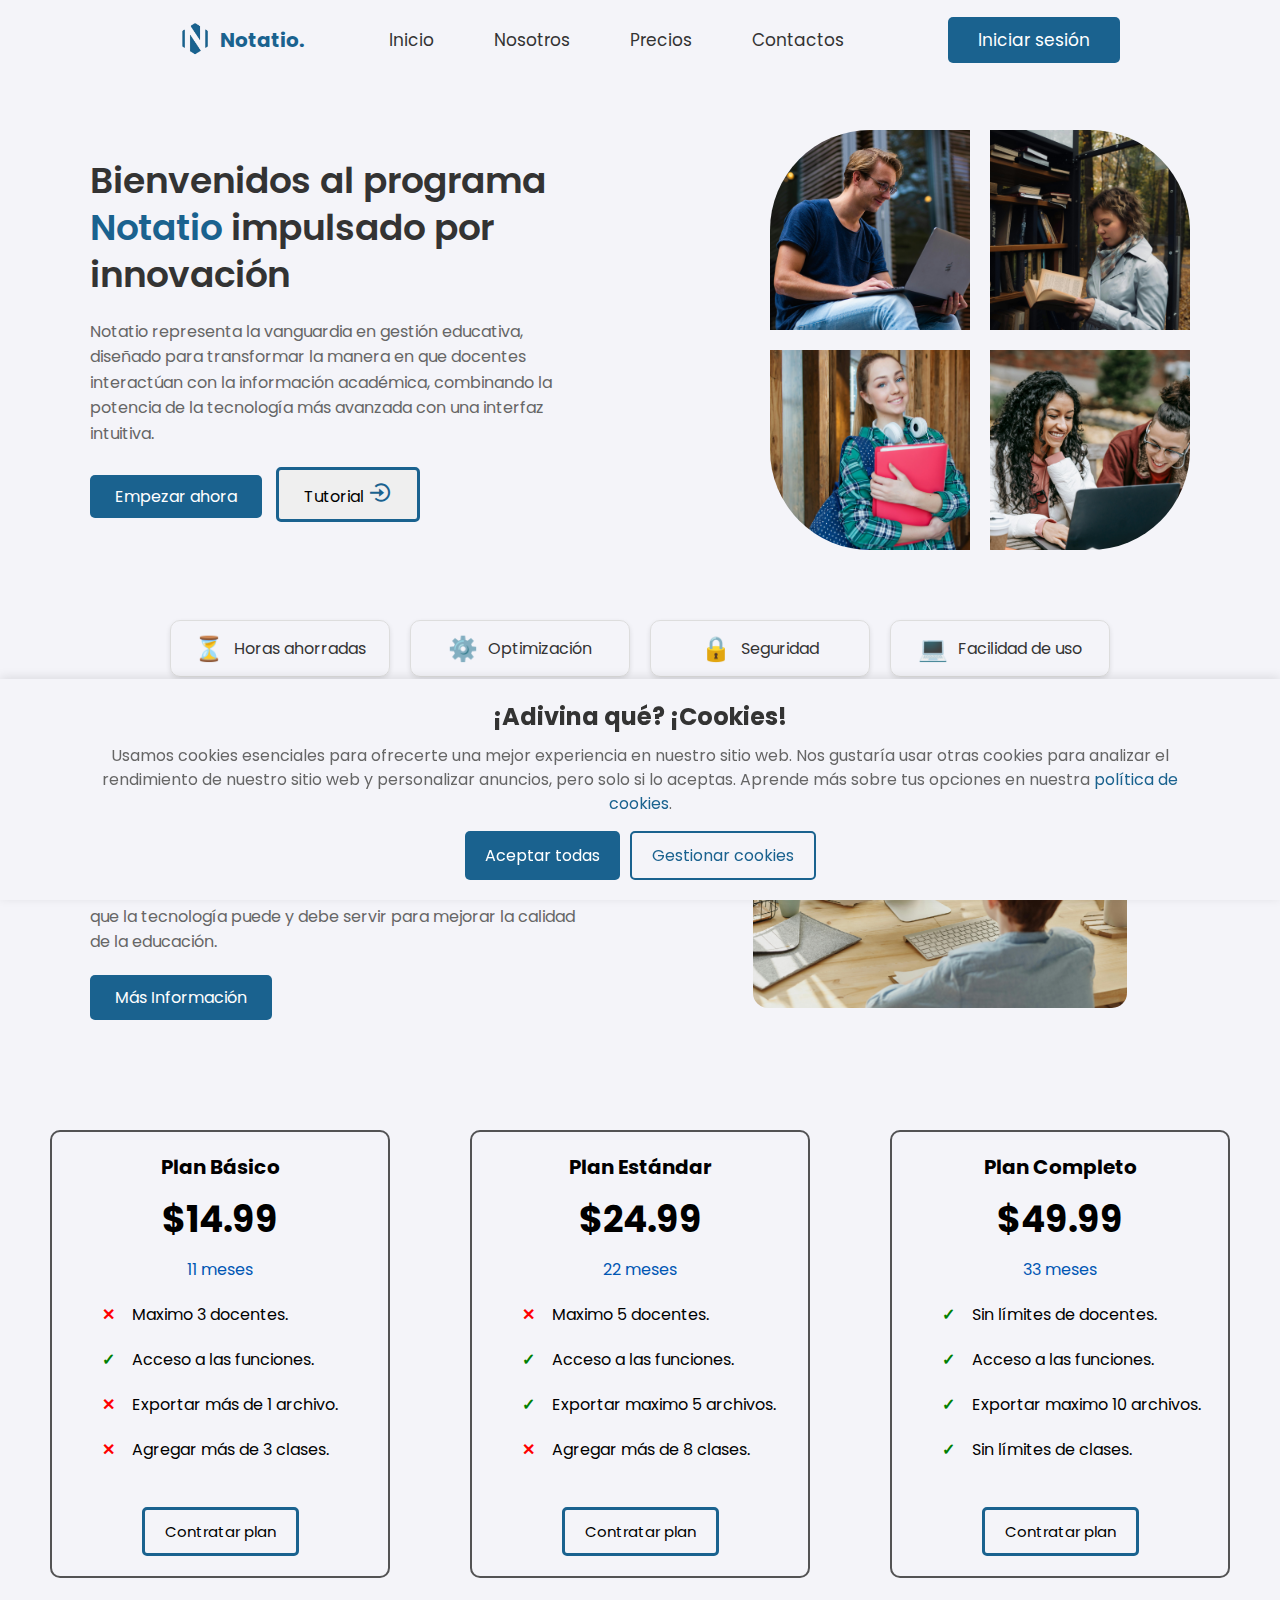
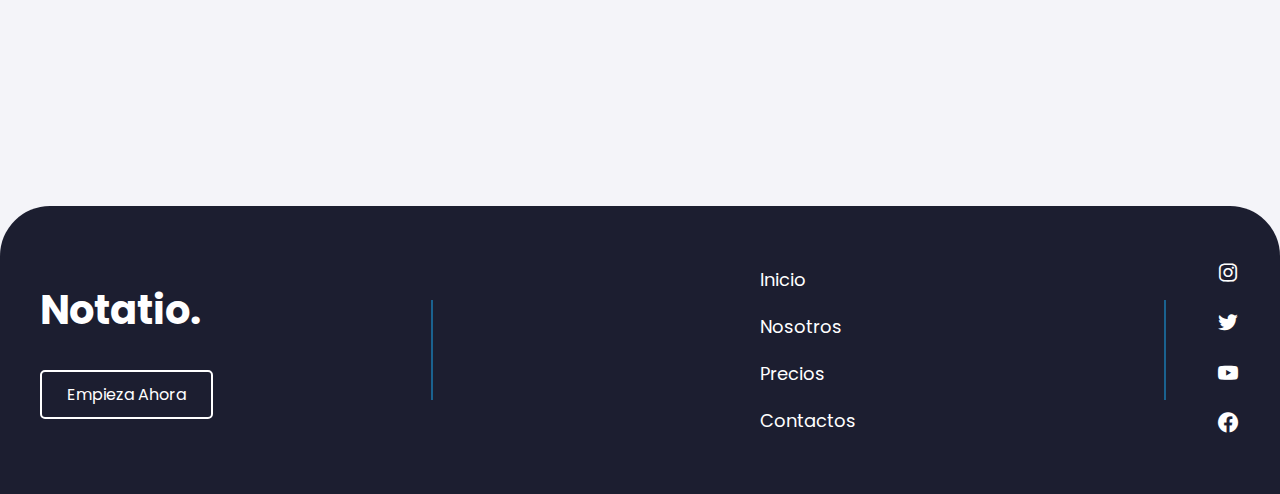
<file: Index.html>
<!DOCTYPE html>
<html lang="es">

<head>
    <meta charset="UTF-8">
    <meta name="viewport" content="width=device-width, initial-scale=1.0">
    <title>Notatio</title>
    <link href='https://unpkg.com/boxicons@2.1.4/css/boxicons.min.css' rel='stylesheet'>
    <link rel="icon" type="image/png" href="Assets/images/Notatio_logo.jpg">
    <link rel="stylesheet" href="Styles/landing-page.css">
</head>

<body>

    <header>
        <a href="Index.html" class="notatio">
            <img src="Assets/images/Notatio_fondo.png" alt="Logo" class="logo">
            Notatio.
        </a>
        <nav>
            <ul>
                <li><a href="Index.html">Inicio</a></li>
                <li><a href="#about-section">Nosotros</a></li>
                <li><a href="#prices-section">Precios</a></li>
                <li><a href="#contacts">Contactos</a></li>
            </ul>
        </nav>
        <a href="teacher-login-form.html" class="Login">Iniciar sesión</a>
    </header>

    <section class="content-section">
        <div class="text-content">
            <h1>Bienvenidos al programa <span>Notatio</span> impulsado por innovación</h1>
            <p>Notatio representa la vanguardia en gestión educativa, diseñado para transformar la manera en que
                docentes interactúan con la información académica, combinando la potencia
                de la tecnología más avanzada con una interfaz intuitiva.</p>
            <a href="teacher-register-form.html" class="btn">Empezar ahora</a>
            <button class="ntb" id="tutorialButton">
                Tutorial <i class='bx bx-log-in-circle bx-flip-vertical' style='color:#1a628f; font-size: 24px;'></i>
            </button>

            <div id="videoModal" class="modal">
                <div class="modal-content">
                    <span class="close" id="closeModal">&times;</span>
                    <h2>Tutorial <span>Notatio</span></h2>
                    <iframe width="560" height="315" src="https://www.youtube.com/embed/dQw4w9WgXcQ" frameborder="0"
                        allow="accelerometer; autoplay; clipboard-write; encrypted-media; gyroscope; picture-in-picture"
                        allowfullscreen>
                    </iframe>
                </div>
            </div>
        </div>
        <div class="image-grid">
            <div class="image image-1">
                <img src="Assets/images/pexels-buro-millennial-636760-1438081.jpg" alt="">
            </div>
            <div class="image image-2">
                <img src="Assets/images/pexels-instasky-28867629.jpg" alt="">
            </div>
            <div class="image image-3">
                <img src="Assets/images/pexels-anastasiya-gepp-654466-1462630.jpg" alt="">
            </div>
            <div class="image image-4">
                <img src="Assets/images/pexels-keira-burton-6147053.jpg" alt="">
            </div>
        </div>
    </section>

    <section class="features-section">
        <div class="feature">
            <div class="icon">⏳</div>
            <p>Horas ahorradas</p>
        </div>
        <div class="feature">
            <div class="icon">⚙️</div>
            <p>Optimización</p>
        </div>
        <div class="feature">
            <div class="icon">🔒</div>
            <p>Seguridad</p>
        </div>
        <div class="feature">
            <div class="icon">💻</div>
            <p>Facilidad de uso</p>
        </div>
    </section>

    <section class="about-section" id="about-section">
        <div class="text-content">
            <h2>Sobre <span>Nosotros:</span></h2>
            <p>En Notatio, somos un equipo apasionado de educadores, desarrolladores y visionarios unidos por un
                objetivo común: revolucionar la gestión educativa. Nacimos de la convicción de que la tecnología puede y
                debe servir para mejorar la calidad de la educación.</p>
            <a href="about-notatio.html">
                <button class="btn">Más Información</button>
            </a>

        </div>
        <div class="image-container">
            <img src="Assets/images/Imagen_nosotros.jpg" alt="Nosotros">
        </div>
    </section>

    <div class="plan-container" id="prices-section">
        <div class="plan-card">
            <h3>Plan Básico</h3>
            <p class="price">$14.99</p>
            <p id="blur">11 meses</p>
            <ul>
                <li class="wrong">Maximo 3 docentes.</li>
                <li class="correct">Acceso a las funciones.</li>
                <li class="wrong">Exportar más de 1 archivo.</li>
                <li class="wrong">Agregar más de 3 clases.</li>
            </ul>
            <button class="plan">Contratar plan</button>
        </div>

        <div class="plan-card">
            <h3>Plan Estándar</h3>
            <p class="price">$24.99</p>
            <p id="blur">22 meses</p>
            <ul>
                <li class="wrong">Maximo 5 docentes.</li>
                <li class="correct">Acceso a las funciones.</li>
                <li class="correct">Exportar maximo 5 archivos.</li>
                <li class="wrong">Agregar más de 8 clases.</li>
            </ul>
            <button class="plan">Contratar plan</button>
        </div>

        <div class="plan-card">
            <h3>Plan Completo</h3>
            <p class="price">$49.99</p>
            <p id="blur">33 meses</p>
            <ul>
                <li class="correct">Sin límites de docentes.</li>
                <li class="correct">Acceso a las funciones.</li>
                <li class="correct">Exportar maximo 10 archivos.</li>
                <li class="correct">Sin límites de clases.</li>
            </ul>
            <button class="plan">Contratar plan</button>
        </div>
    </div>

    <!-- Banner de Cookies -->
    <div id="cookie-banner" class="cookie-banner">
        <div class="cookie-content">
            <h3>¡Adivina qué? ¡Cookies!</h3>
            <p>Usamos cookies esenciales para ofrecerte una mejor experiencia en nuestro sitio web. Nos gustaría usar
                otras cookies para analizar el rendimiento de nuestro sitio web y personalizar anuncios, pero solo si lo
                aceptas. Aprende más sobre tus opciones en nuestra <a href="#">política de cookies</a>.</p>
            <div class="cookie-buttons">
                <button id="accept-all" class="cookie-btn">Aceptar todas</button>
                <button id="manage-cookies" class="cookie-btn manage">Gestionar cookies</button>
            </div>
        </div>
    </div>

    <!-- foooter -->
    <footer id="contacts">
        <div class="footer-container">
            <div class="footer-left">
                <div class="logo">Notatio.</div>
                <button class="contact-btn">Empieza Ahora</button>
            </div>
            <div class="line-separator"></div>
            <div class="footer-center">
                <ul>
                    <li><a href="#">Inicio</a></li>
                    <li><a href="#">Nosotros</a></li>
                    <li><a href="#">Precios</a></li>
                    <li><a href="#">Contactos</a></li>
                </ul>
            </div>
            <div class="footer-right">
                <div class="line-separator"></div>
                <div class="social-icons">
                    <a href="#"><i class='bx bxl-instagram'></i></a>
                    <a href="#"><i class='bx bxl-twitter'></i></a>
                    <a href="#"><i class='bx bxl-youtube'></i></a>
                    <a href="#"><i class='bx bxl-facebook-circle'></i></a>
                </div>
            </div>
        </div>
        <div class="footer-wave"></div>
    </footer>

    <script src="Scripts/landing-page-scritpt.js"></script>

</body>

</html>
</file>
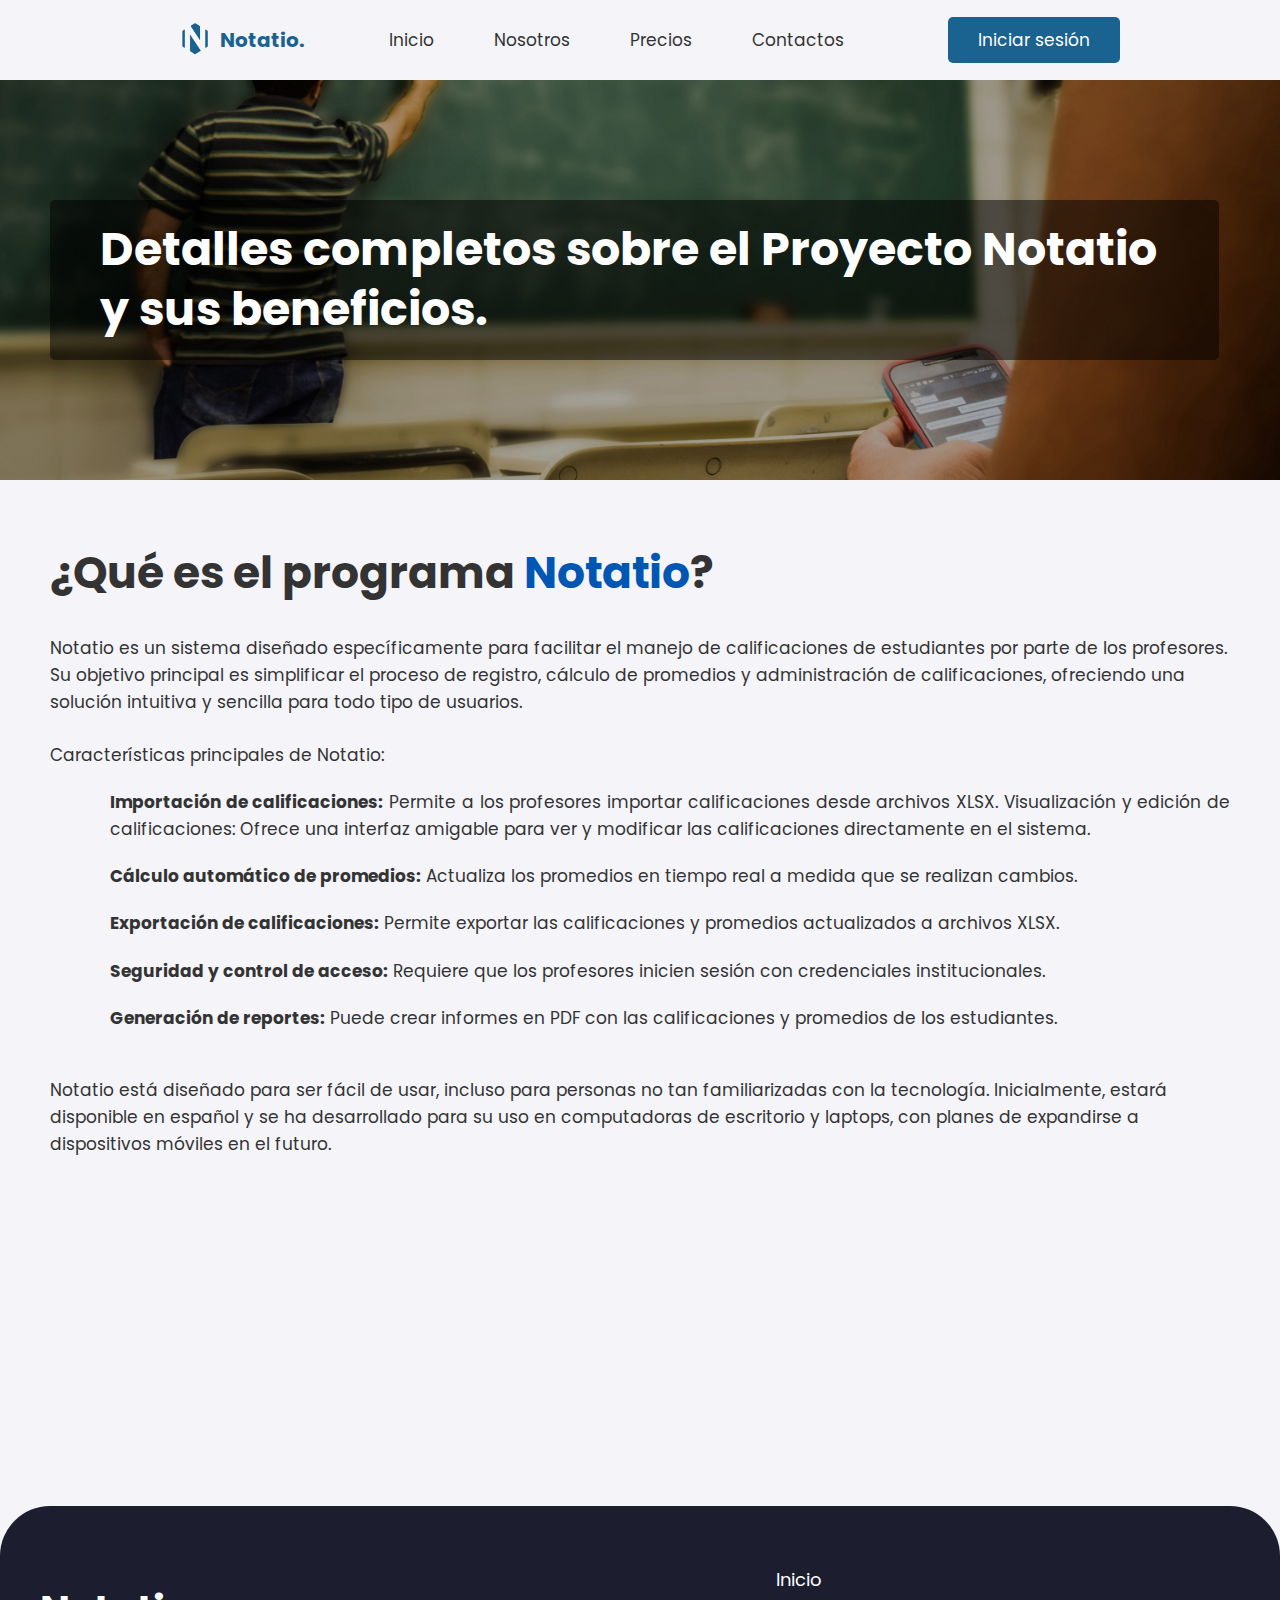
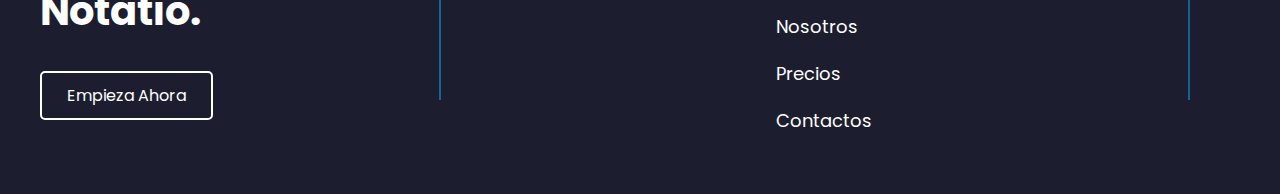
<file: about-notatio.html>
<!DOCTYPE html>
<html lang="es">

<head>
    <meta charset="UTF-8">
    <meta name="viewport" content="width=device-width, initial-scale=1.0">
    <title>Notatio. | Sobre el proyecto</title>
    <link rel="stylesheet" href="Styles/landing-page.css">
</head>

<body>
    <header>
        <a href="Index.html" class="notatio">
            <img src="Assets/images/Notatio_fondo.png" alt="Logo" class="logo">
            Notatio.
        </a>
        <nav>
            <ul>
                <li><a href="Index.html">Inicio</a></li>
                <li><a href="index.html#about-section">Nosotros</a></li>
                <li><a href="index.html#prices-section">Precios</a></li>
                <li><a href="index.html#contacts">Contactos</a></li>
            </ul>
        </nav>
        <button class="Login">Iniciar sesión</button>
    </header>

    <section class="project-details">
        <div class="overlay">
            <h1>Detalles completos sobre el Proyecto Notatio y sus beneficios.</h1>
        </div>
    </section>

    <div class="mover">
        <h1 class="titulo">¿Qué es el programa <span class="resaltado">Notatio</span>?</h1>
        <p class="parrafo">Notatio es un sistema diseñado específicamente para facilitar el manejo de calificaciones de
            estudiantes por parte de los profesores. Su objetivo principal es simplificar el proceso de registro,
            cálculo de promedios y administración de calificaciones, ofreciendo una solución intuitiva y sencilla para
            todo tipo de usuarios.</p>
        <br>
        <p class="parrafo">
            Características principales de Notatio:
        <ul>
            <li class="parrafo">
                <b>Importación de calificaciones:</b> Permite a los profesores importar calificaciones desde archivos
                XLSX.
                Visualización y edición de calificaciones: Ofrece una interfaz amigable para ver y modificar las
                calificaciones directamente en el sistema.
            </li>
            <li class="parrafo">
                <b>Cálculo automático de promedios:</b> Actualiza los promedios en tiempo real a medida que se realizan
                cambios.
            </li>
            <li class="parrafo">
                <b>Exportación de calificaciones:</b> Permite exportar las calificaciones y promedios actualizados a
                archivos
                XLSX.
            </li>

            <li class="parrafo">
                <b>Seguridad y control de acceso:</b> Requiere que los profesores inicien sesión con credenciales
                institucionales.
            </li>
            <li class="parrafo">
                <b>Generación de reportes:</b> Puede crear informes en PDF con las calificaciones y promedios de los
                estudiantes.
            </li>
        </ul>
        <br>
        <p class="parrafo">
            Notatio está diseñado para ser fácil de usar, incluso para personas no tan familiarizadas con la tecnología.
            Inicialmente, estará disponible en español y se ha desarrollado para su uso en computadoras de escritorio y
            laptops, con planes de expandirse a dispositivos móviles en el futuro.
        </p>
        </p>

    </div>

    <footer class="about-us-footer">
        <div class="footer-container">
            <div class="footer-left">
                <div class="logo">Notatio.</div>
                <button class="contact-btn">Empieza Ahora</button>
            </div>
            <div class="line-separator"></div>
            <div class="footer-center">
                <ul>
                    <li><a href="#">Inicio</a></li>
                    <li><a href="#">Nosotros</a></li>
                    <li><a href="#">Precios</a></li>
                    <li><a href="#">Contactos</a></li>
                </ul>
            </div>
            <div class="footer-right">
                <div class="line-separator"></div>
                <div class="social-icons">
                    <a href="#"><i class='bx bxl-instagram'></i></a>
                    <a href="#"><i class='bx bxl-twitter'></i></a>
                    <a href="#"><i class='bx bxl-youtube'></i></a>
                    <a href="#"><i class='bx bxl-facebook-circle'></i></a>
                </div>
            </div>
        </div>
        <div class="footer-wave"></div>
    </footer>

</body>

</html>
</file>
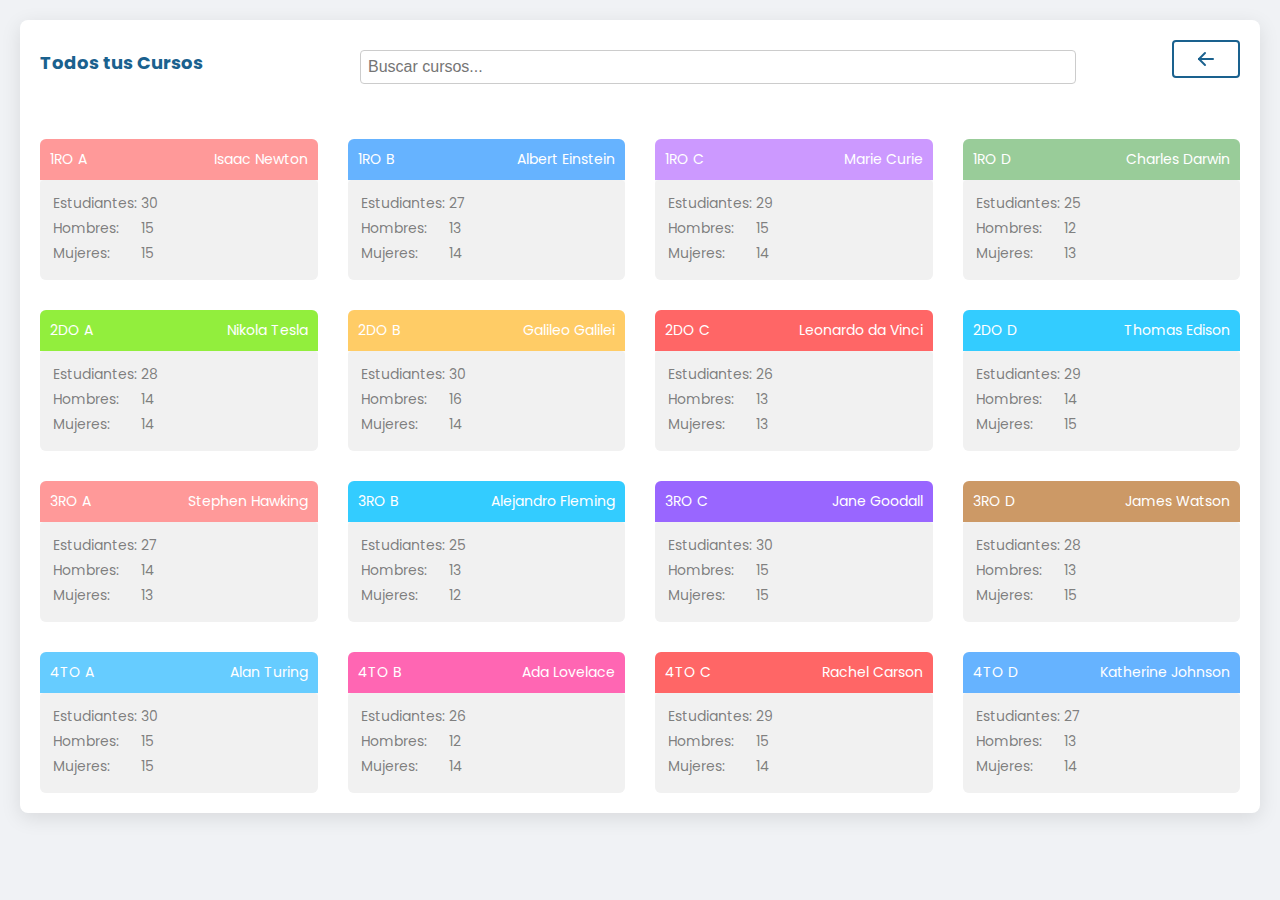
<file: all-classes.html>
<!DOCTYPE html>
<html lang="es">

<head>
    <meta charset="UTF-8">
    <meta name="viewport" content="width=device-width, initial-scale=1.0">
    <title>Todos tus Cursos</title>
    <link rel="stylesheet" href="Styles/all-classes.css">
</head>

<body>
    <div class="container">
        <div class="header">
            <h1>Todos tus Cursos</h1>
            <hr class="section-divider">
            <a href="dashboard.html"><input type="image" src="Assets/icons/left-arrow.svg" class="back-button"></a>
        </div>

        <div class="search-container">
            <input type="text" id="searchBar" class="search-bar" placeholder="Buscar cursos...">
        </div>

        <div class="courses-grid" id="coursesGrid">
            <a href="">
                <div class="course-card">
                    <div class="course-header color-1ro-a">
                        <span>1RO A</span>
                        <span>Isaac Newton</span>
                    </div>
                    <div class="course-content">
                        <table class="course-table">
                            <tr>
                                <td>Estudiantes:</td>
                                <td>30</td>
                            </tr>
                            <tr>
                                <td>Hombres:</td>
                                <td>15</td>
                            </tr>
                            <tr>
                                <td>Mujeres:</td>
                                <td>15</td>
                            </tr>
                        </table>
                    </div>
                </div>
            </a>
            <div class="course-card">
                <div class="course-header color-1ro-b">
                    <span>1RO B</span>
                    <span>Albert Einstein</span>
                </div>
                <div class="course-content">
                    <table class="course-table">
                        <tr>
                            <td>Estudiantes:</td>
                            <td>27</td>
                        </tr>
                        <tr>
                            <td>Hombres:</td>
                            <td>13</td>
                        </tr>
                        <tr>
                            <td>Mujeres:</td>
                            <td>14</td>
                        </tr>
                    </table>
                </div>
            </div>
            <div class="course-card">
                <div class="course-header color-1ro-c">
                    <span>1RO C</span>
                    <span>Marie Curie</span>
                </div>
                <div class="course-content">
                    <table class="course-table">
                        <tr>
                            <td>Estudiantes:</td>
                            <td>29</td>
                        </tr>
                        <tr>
                            <td>Hombres:</td>
                            <td>15</td>
                        </tr>
                        <tr>
                            <td>Mujeres:</td>
                            <td>14</td>
                        </tr>
                    </table>
                </div>
            </div>
            <div class="course-card">
                <div class="course-header color-2do-c">
                    <span>1RO D</span>
                    <span>Charles Darwin</span>
                </div>
                <a href="Panel_de_control.html">
                    <div class="course-content">
                </a>
                <table class="course-table">
                    <tr>
                        <td>Estudiantes:</td>
                        <td>25</td>
                    </tr>
                    <tr>
                        <td>Hombres:</td>
                        <td>12</td>
                    </tr>
                    <tr>
                        <td>Mujeres:</td>
                        <td>13</td>
                    </tr>
                </table>
            </div>
        </div>
        <div class="course-card">
            <div class="course-header color-2do-a">
                <span>2DO A</span>
                <span>Nikola Tesla</span>
            </div>
            <div class="course-content">
                <table class="course-table">
                    <tr>
                        <td>Estudiantes:</td>
                        <td>28</td>
                    </tr>
                    <tr>
                        <td>Hombres:</td>
                        <td>14</td>
                    </tr>
                    <tr>
                        <td>Mujeres:</td>
                        <td>14</td>
                    </tr>
                </table>
            </div>
        </div>
        <div class="course-card">
            <div class="course-header color-2do-b">
                <span>2DO B</span>
                <span>Galileo Galilei</span>
            </div>
            <div class="course-content">
                <table class="course-table">
                    <tr>
                        <td>Estudiantes:</td>
                        <td>30</td>
                    </tr>
                    <tr>
                        <td>Hombres:</td>
                        <td>16</td>
                    </tr>
                    <tr>
                        <td>Mujeres:</td>
                        <td>14</td>
                    </tr>
                </table>
            </div>
        </div>
        <div class="course-card">
            <div class="course-header color-alt-1ro-a">
                <span>2DO C</span>
                <span>Leonardo da Vinci</span>
            </div>
            <div class="course-content">
                <table class="course-table">
                    <tr>
                        <td>Estudiantes:</td>
                        <td>26</td>
                    </tr>
                    <tr>
                        <td>Hombres:</td>
                        <td>13</td>
                    </tr>
                    <tr>
                        <td>Mujeres:</td>
                        <td>13</td>
                    </tr>
                </table>
            </div>
        </div>
        <div class="course-card">
            <div class="course-header color-alt-1ro-b">
                <span>2DO D</span>
                <span>Thomas Edison</span>
            </div>
            <div class="course-content">
                <table class="course-table">
                    <tr>
                        <td>Estudiantes:</td>
                        <td>29</td>
                    </tr>
                    <tr>
                        <td>Hombres:</td>
                        <td>14</td>
                    </tr>
                    <tr>
                        <td>Mujeres:</td>
                        <td>15</td>
                    </tr>
                </table>
            </div>
        </div>
        <div class="course-card">
            <div class="course-header color-1ro-a">
                <span>3RO A</span>
                <span>Stephen Hawking</span>
            </div>
            <div class="course-content">
                <table class="course-table">
                    <tr>
                        <td>Estudiantes:</td>
                        <td>27</td>
                    </tr>
                    <tr>
                        <td>Hombres:</td>
                        <td>14</td>
                    </tr>
                    <tr>
                        <td>Mujeres:</td>
                        <td>13</td>
                    </tr>
                </table>
            </div>
        </div>
        <div class="course-card">
            <div class="course-header color-alt-1ro-b">
                <span>3RO B</span>
                <span>Alejandro Fleming</span>
            </div>
            <div class="course-content">
                <table class="course-table">
                    <tr>
                        <td>Estudiantes:</td>
                        <td>25</td>
                    </tr>
                    <tr>
                        <td>Hombres:</td>
                        <td>13</td>
                    </tr>
                    <tr>
                        <td>Mujeres:</td>
                        <td>12</td>
                    </tr>
                </table>
            </div>
        </div>
        <div class="course-card">
            <div class="course-header color-alt-1ro-c">
                <span>3RO C</span>
                <span>Jane Goodall</span>
            </div>
            <div class="course-content">
                <table class="course-table">
                    <tr>
                        <td>Estudiantes:</td>
                        <td>30</td>
                    </tr>
                    <tr>
                        <td>Hombres:</td>
                        <td>15</td>
                    </tr>
                    <tr>
                        <td>Mujeres:</td>
                        <td>15</td>
                    </tr>
                </table>
            </div>
        </div>
        <div class="course-card">
            <div class="course-header color-alt-2do-c">
                <span>3RO D</span>
                <span>James Watson</span>
            </div>
            <div class="course-content">
                <table class="course-table">
                    <tr>
                        <td>Estudiantes:</td>
                        <td>28</td>
                    </tr>
                    <tr>
                        <td>Hombres:</td>
                        <td>13</td>
                    </tr>
                    <tr>
                        <td>Mujeres:</td>
                        <td>15</td>
                    </tr>
                </table>
            </div>
        </div>
        <div class="course-card">
            <div class="course-header color-alt-2do-a">
                <span>4TO A</span>
                <span>Alan Turing</span>
            </div>
            <div class="course-content">
                <table class="course-table">
                    <tr>
                        <td>Estudiantes:</td>
                        <td>30</td>
                    </tr>
                    <tr>
                        <td>Hombres:</td>
                        <td>15</td>
                    </tr>
                    <tr>
                        <td>Mujeres:</td>
                        <td>15</td>
                    </tr>
                </table>
            </div>
        </div>
        <div class="course-card">
            <div class="course-header color-alt-2do-b">
                <span>4TO B</span>
                <span>Ada Lovelace</span>
            </div>
            <div class="course-content">
                <table class="course-table">
                    <tr>
                        <td>Estudiantes:</td>
                        <td>26</td>
                    </tr>
                    <tr>
                        <td>Hombres:</td>
                        <td>12</td>
                    </tr>
                    <tr>
                        <td>Mujeres:</td>
                        <td>14</td>
                    </tr>
                </table>
            </div>
        </div>
        <div class="course-card">
            <div class="course-header color-alt-1ro-a">
                <span>4TO C</span>
                <span>Rachel Carson</span>
            </div>
            <div class="course-content">
                <table class="course-table">
                    <tr>
                        <td>Estudiantes:</td>
                        <td>29</td>
                    </tr>
                    <tr>
                        <td>Hombres:</td>
                        <td>15</td>
                    </tr>
                    <tr>
                        <td>Mujeres:</td>
                        <td>14</td>
                    </tr>
                </table>
            </div>
        </div>
        <div class="course-card">
            <div class="course-header color-1ro-b">
                <span>4TO D</span>
                <span>Katherine Johnson</span>
            </div>
            <div class="course-content">
                <table class="course-table">
                    <tr>
                        <td>Estudiantes:</td>
                        <td>27</td>
                    </tr>
                    <tr>
                        <td>Hombres:</td>
                        <td>13</td>
                    </tr>
                    <tr>
                        <td>Mujeres:</td>
                        <td>14</td>
                    </tr>
                </table>
            </div>
        </div>
    </div>
    </div>

    <script src="Scripts/dashboard.js">
    </script>
</body>

</html>
</file>
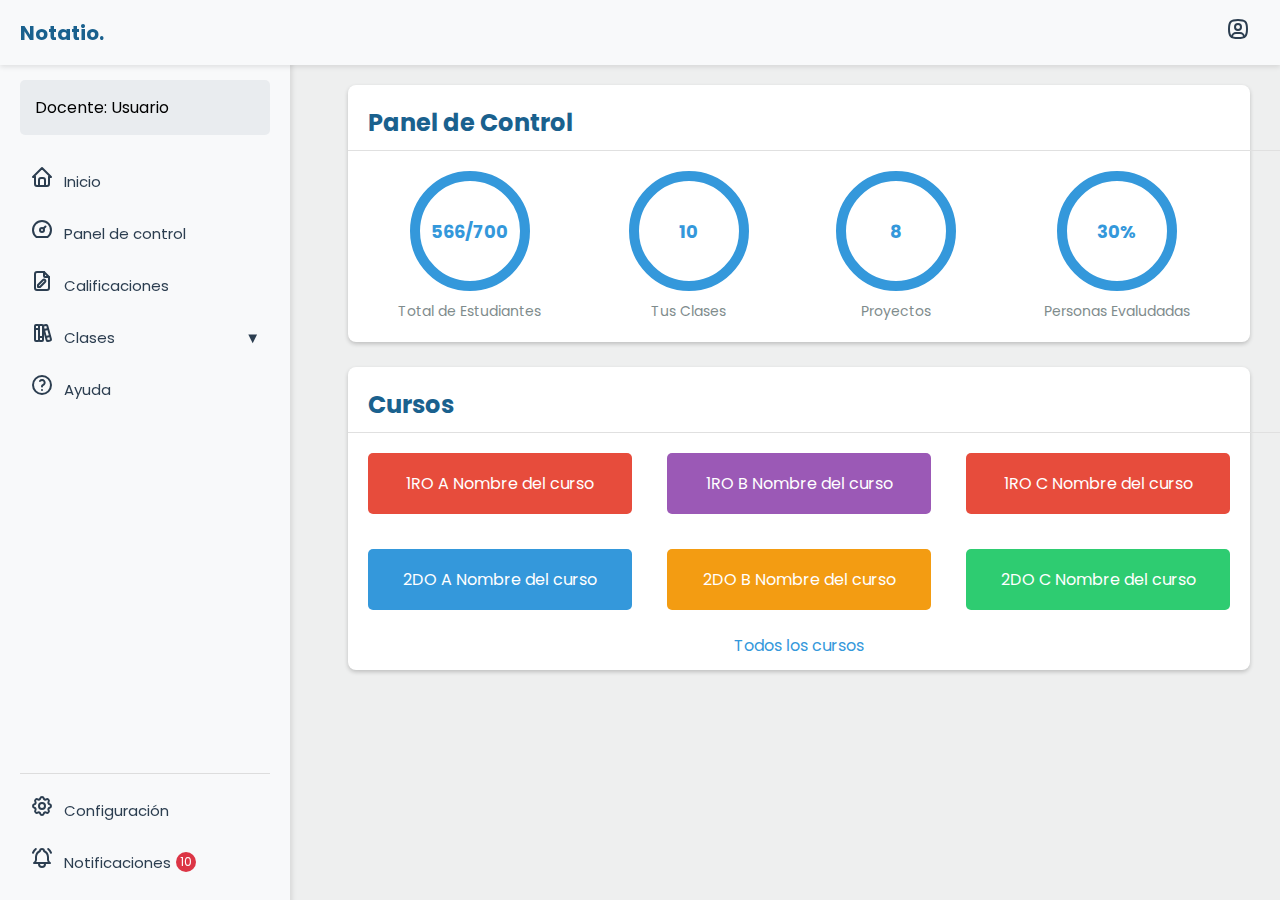
<file: dashboard.html>
<!DOCTYPE html>
<html lang="es">

<head>
    <meta charset="UTF-8">
    <meta name="viewport" content="width=device-width, initial-scale=1.0">
    <title>Notatio. | Dashboard Docente</title>
    <link rel="stylesheet" href="Styles/dashboard.css">
</head>

<body>

    <div class="navbar">
        <div class="logo">
            Notatio.
        </div>
        <div class="avatar">
            <span>
                <img src="Assets/icons/user.svg" alt="" srcset="">
            </span>
        </div>
    </div>

    <div class="sidebar">
        <div class="menu-top">
            <div class="user-info">
                Docente: Usuario
            </div>
            <nav>
                <a href="index-app.html" class="menu-item">
                    <span class="icon"><img src="Assets/icons/home.svg" alt="" srcset="">
                    </span> Inicio
                </a>
                <a href="dashboard.html" class="menu-item">
                    <span class="icon">
                        <img src="Assets/icons/dashboard.svg" alt="" srcset="">
                    </span> Panel de control
                </a>
                <a href="grades-table.html" class="menu-item">
                    <span class="icon">
                        <img src="Assets/icons/grade.svg" alt="" srcset="">
                    </span> Calificaciones
                </a>
                <a href="#" class="menu-item" id="classes-menu">
                    <span class="icon">
                        <img src="Assets/icons/books.svg" alt="" srcset="">
                    </span> Clases
                    <span class="dropdown-icon">▼</span>
                </a>
                <div class="submenu" id="classes-submenu">
                    <a href="#">Inglés 🇬🇧</a>
                    <a href="grades-table.html">Biología 🌿</a>
                    <a href="#">Educación Física 🏀</a>
                </div>
                <a href="help-center.html" class="menu-item">
                    <span class="icon">
                        <img src="Assets/icons/help.svg" alt="" srcset="">
                    </span> Ayuda
                </a>
            </nav>
        </div>

        <div class="bottom-menu">
            <a href="settings.html" class="menu-item">
                <span class="icon">
                    <img src="Assets/icons/settings.svg" alt="" srcset="">
                </span> Configuración
            </a>
            <a href="#" class="menu-item">
                <span class="icon">
                    <img src="Assets/icons/notification.svg" alt="" srcset="">
                </span> Notificaciones
                <span class="badge">10</span>
            </a>
        </div>
    </div>


    <div class="content">
        <div class="dashboard-container">
            <div class="panel-control">
                <h2>Panel de Control</h2>
                <hr class="section-divider">
                <div class="stats">
                    <div class="stat-item1">
                        <div class="stat-circle">566/700</div>
                        <div class="stat-label">Total de Estudiantes</div>
                    </div>
                    <div class="stat-item">
                        <div class="stat-circle">10</div>
                        <div class="stat-label">Tus Clases</div>
                    </div>
                    <div class="stat-item">
                        <div class="stat-circle">8</div>
                        <div class="stat-label">Proyectos</div>
                    </div>
                    <div class="stat-item4">
                        <div class="stat-circle">30%</div>
                        <div class="stat-label">Personas Evaludadas</div>
                    </div>
                </div>
            </div>

            <div class="cursos">
                <h2>Cursos</h2>
                <hr class="section-divider">
                <div class="cursos-grid">
                    <div class="curso curso-1ro">1RO A Nombre del curso</div>
                    <div class="curso curso-1ro-b">1RO B Nombre del curso</div>
                    <div class="curso curso-1ro-c">1RO C Nombre del curso</div>
                    <div class="curso curso-2do">2DO A Nombre del curso</div>
                    <div class="curso curso-2do-b">2DO B Nombre del curso</div>
                    <div class="curso curso-2do-c">2DO C Nombre del curso</div>
                </div>
                <div class="todos-cursos">
                    <a href="all-classes.html">Todos los cursos</a>
                </div>
            </div>
        </div>
    </div>
    </div>

    <script src="Scripts/dashboard.js">
    </script>
</body>

</html>
</file>
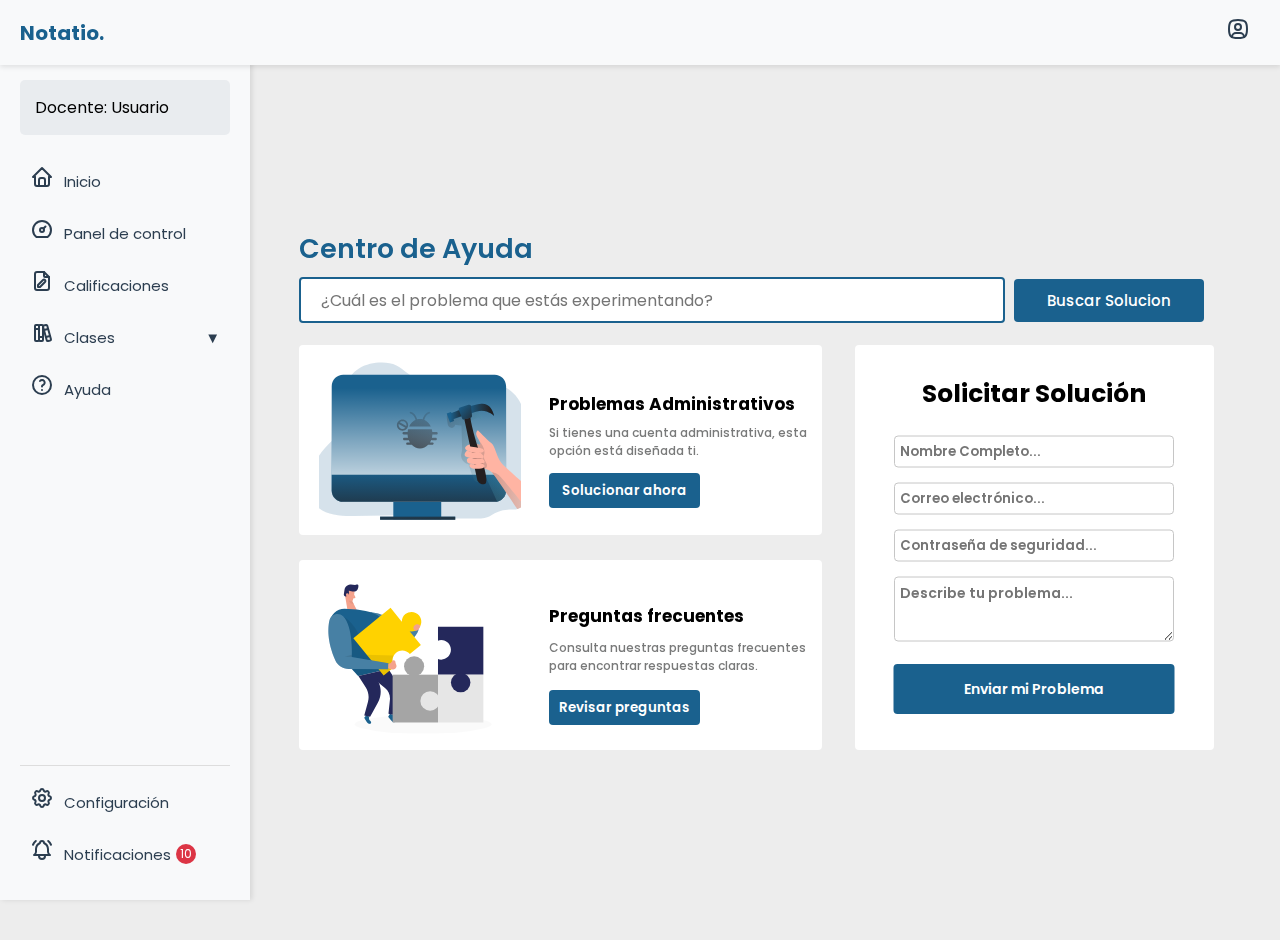
<file: help-center.html>
<!DOCTYPE html>
<html lang="es">

<head>
    <meta charset="UTF-8">
    <meta name="viewport" content="width=device-width, initial-scale=1.0">
    <link rel="stylesheet" href="Styles/help-center.css">
    <title>Notatio. | Centro de ayuda</title>
</head>

<body>
    <!-- Navbar superior -->
    <div class="navbar">
        <div class="logo">
            Notatio.
        </div>
        <div class="avatar">
            <span>
                <img src="Assets/icons/user.svg" alt="" srcset="">
            </span>
        </div>
    </div>
    <!-- Menú lateral -->
    <div class="sidebar">
        <div class="menu-top">
            <div class="user-info">
                Docente: Usuario
            </div>
            <nav>
                <a href="index-app.html" class="menu-item">
                    <span class="icon"><img src="Assets/icons/home.svg" alt="" srcset="">
                    </span> Inicio
                </a>
                <a href="dashboard.html" class="menu-item">
                    <span class="icon">
                        <img src="Assets/icons/dashboard.svg" alt="" srcset="">
                    </span> Panel de control
                </a>
                <a href="grades-table.html" class="menu-item">
                    <span class="icon">
                        <img src="Assets/icons/grade.svg" alt="" srcset="">
                    </span> Calificaciones
                </a>
                <a href="#" class="menu-item" id="classes-menu">
                    <span class="icon">
                        <img src="Assets/icons/books.svg" alt="" srcset="">
                    </span> Clases
                    <span class="dropdown-icon">▼</span>
                </a>
                <div class="submenu" id="classes-submenu">
                    <a href="#">Inglés 🇬🇧</a>
                    <a href="grades-table.html">Biología 🌿</a>
                    <a href="#">Educación Física 🏀</a>
                </div>
                <a href="help-center.html" class="menu-item">
                    <span class="icon">
                        <img src="Assets/icons/help.svg" alt="" srcset="">
                    </span> Ayuda
                </a>
            </nav>
        </div>

        <div class="bottom-menu">
            <a href="settings.html" class="menu-item">
                <span class="icon">
                    <img src="Assets/icons/settings.svg" alt="" srcset="">
                </span> Configuración
            </a>
            <a href="#" class="menu-item">
                <span class="icon">
                    <img src="Assets/icons/notification.svg" alt="" srcset="">
                </span> Notificaciones
                <span class="badge">10</span>
            </a>
        </div>
    </div>
    <div class="helpcenter">
        <h1 class="helpcenter-h1">Centro de Ayuda</h1>
        <!--Contenedor Buscador de problemas-->
        <div class="searchsolutionItems">
            <input type="text" name="searchsolutionInput_name" id="searchsolutionInput-id"
                placeholder="¿Cuál es el problema que estás experimentando?">
            <button class="searchsolution-btn">Buscar Solucion</button>
        </div>
        <div class="div-contend-first">
            <!--Contenedro para problemas de tipo usuario-->
            <div class="administratorproblemsContend">
                <img src="Assets/images/bug-fixing-46.svg">
                <h1>Problemas Administrativos</h1>
                <p>Si tienes una cuenta administrativa, esta <br> opción está diseñada ti.</p>
                <button>Solucionar ahora</button>
            </div>
            <!--Contenedor para formulario de soluciones personalizados-->
            <div class="requestsolutionContend">
                <form action="" id="formhelpCenter">
                    <h1>Solicitar Solución</h1>
                    <div class="div-contend-inputsItems">
                        <input type="text" id="name" class="input-name" placeholder="Nombre Completo...">
                        <input type="email" id="email" class="input-email" placeholder="Correo electrónico...">
                        <input type="password" id="password-segurity" class="input-password"
                            placeholder="Contraseña de seguridad...">
                        <textarea name="text" id="textarea-input" placeholder="Describe tu problema..."></textarea>
                    </div>
                    <button id="send-problems">Enviar mi Problema</button>
                    <span class="text-messeger" id="text-messeger"></span>
                </form>
            </div>
            <!--Contenedor para preguntas mas frecuentes-->
            <div class="commonQuestionContend">
                <img src="Assets/images/problem-solving-5-67.svg">
                <h1>Preguntas frecuentes</h1>
                <p>Consulta nuestras preguntas frecuentes <br>para encontrar respuestas claras.</p>
                <button>Revisar preguntas</button>
            </div>
            <!--Contenedor de error de contraseña-->
            <div class="div-error-password-seguriy" id="div-error-password-seguriy">
                <h1>Falta de caracteres</h1>
                <p>La contraseña de seguridad debe<br>contener exactamente 9 caracteres.</p>
                <svg xmlns="http://www.w3.org/2000/svg" width="16" height="16" fill="currentColor"
                    class="bi bi-x-square-fill" id="x-displayErrorWimdows" viewBox="0 0 16 16">
                    <path
                        d="M2 0a2 2 0 0 0-2 2v12a2 2 0 0 0 2 2h12a2 2 0 0 0 2-2V2a2 2 0 0 0-2-2zm3.354 4.646L8 7.293l2.646-2.647a.5.5 0 0 1 .708.708L8.707 8l2.647 2.646a.5.5 0 0 1-.708.708L8 8.707l-2.646 2.647a.5.5 0 0 1-.708-.708L7.293 8 4.646 5.354a.5.5 0 1 1 .708-.708" />
                </svg>
            </div>
        </div>
    </div>
    <script src="Scripts/help-center.js"></script>
</body>

</html>
</file>
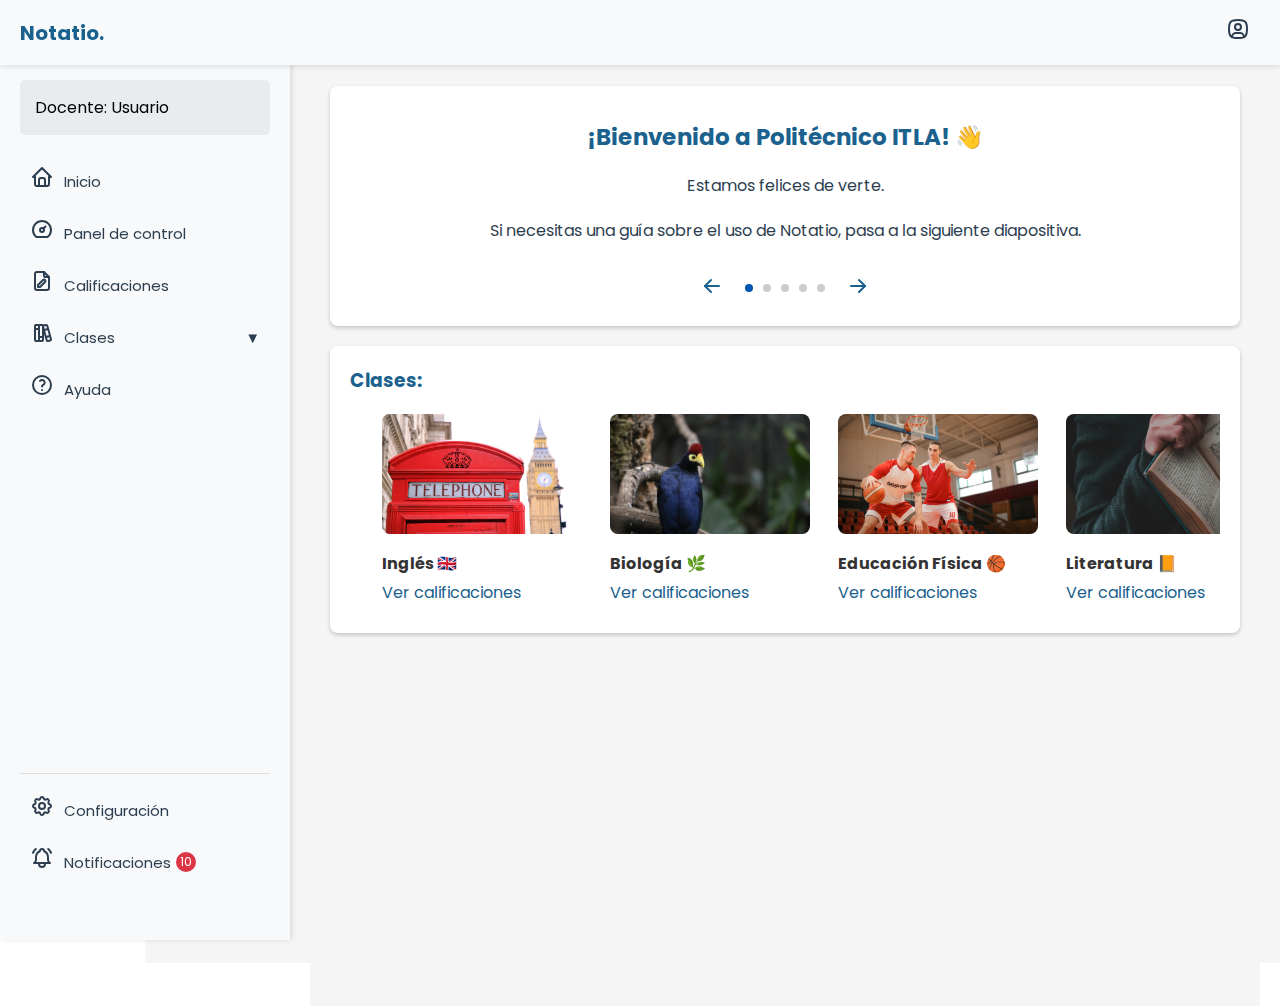
<file: index-app.html>
<!DOCTYPE html>
<html lang="es">

<head>
    <meta charset="UTF-8">
    <meta name="viewport" content="width=device-width, initial-scale=1.0">
    <title>Notatio. | Inicio
    </title>
    <link rel="stylesheet" href="Styles/index-app.css">
</head>

<body>

    <!-- Navbar superior -->
    <div class="navbar">
        <div class="logo">
            Notatio.
        </div>
        <div class="avatar">
            <span>
                <img src="Assets/icons/user.svg" alt="" srcset="">
            </span>
        </div>
    </div>

    <!-- Menú lateral -->
    <div class="sidebar">
        <div class="menu-top">
            <div class="user-info">
                Docente: Usuario
            </div>
            <nav>
                <a href="index-app.html" class="menu-item">
                    <span class="icon"><img src="Assets/icons/home.svg" alt="" srcset="">
                    </span> Inicio
                </a>
                <a href="dashboard.html" class="menu-item">
                    <span class="icon">
                        <img src="Assets/icons/dashboard.svg" alt="" srcset="">
                    </span> Panel de control
                </a>
                <a href="grades-table.html" class="menu-item">
                    <span class="icon">
                        <img src="Assets/icons/grade.svg" alt="" srcset="">
                    </span> Calificaciones
                </a>
                <a href="#" class="menu-item" id="classes-menu">
                    <span class="icon">
                        <img src="Assets/icons/books.svg" alt="" srcset="">
                    </span> Clases
                    <span class="dropdown-icon">▼</span>
                </a>
                <div class="submenu" id="classes-submenu">
                    <a href="#">Inglés 🇬🇧</a>
                    <a href="grades-table.html">Biología 🌿</a>
                    <a href="#">Educación Física 🏀</a>
                </div>
                <a href="help-center.html" class="menu-item">
                    <span class="icon">
                        <img src="Assets/icons/help.svg" alt="" srcset="">
                    </span> Ayuda
                </a>
            </nav>
        </div>

        <div class="bottom-menu">
            <a href="settings.html" class="menu-item">
                <span class="icon">
                    <img src="Assets/icons/settings.svg" alt="" srcset="">
                </span> Configuración
            </a>
            <a href="#" class="menu-item">
                <span class="icon">
                    <img src="Assets/icons/notification.svg" alt="" srcset="">
                </span> Notificaciones
                <span class="badge">10</span>
            </a>
        </div>
    </div>

    <!-- Contenido principal -->
    <div class="content">
        <div class="content">
            <div class="welcome-card" id="welcomeCard">
                <h2>¡Bienvenido a Politécnico ITLA! 👋</h2>
                <p id="welcomeText">Estamos felices de verte.</p>
                <p id="tutorialText">Si necesitas una guía sobre el uso de Notatio, pasa a la siguiente diapositiva.</p>
                <div class="slider-controls">
                    <button class="prev-slide-button" id="prevSlideButton">
                        <img src="Assets/icons/left-arrow.svg" alt="Previous">
                    </button>
                    <div class="dots">
                        <span class="dot active"></span>
                        <span class="dot"></span>
                        <span class="dot"></span>
                        <span class="dot"></span>
                        <span class="dot"></span>
                    </div>
                    <button class="next-slide-button" id="nextSlideButton">
                        <img src="Assets/icons/right-arrow.svg" alt="Next">
                    </button>
                </div>
            </div>
            <div class="classes-section">
                <h3 class="classes-grid-title">Clases:</h3>
                <div class="classes-grid">
                    <div class="class-card">
                        <img src="/Assets/images/english-class-thumbnail.jpg" alt="English Class">
                        <h4>Inglés 🇬🇧</h4>
                        <a href="#" class="open-grades">
                            <p class="open-grades">Ver calificaciones</p>
                        </a>
                    </div>

                    <div class="class-card">
                        <a href="grades-table.html" style="text-decoration: none;">
                            <img src="Assets/images/biology-class-thumbnail.jpg" alt="Clase">
                        </a>
                        <h4>Biología 🌿</h4>
                        <a href="grades-table.html" class="open-grades">
                            <p class="open-grades">Ver calificaciones</p>
                        </a>
                    </div>

                    <div class="class-card">
                        <img src="/Assets/images/sports-class-thumbnail.jpg" alt="Clase">
                        <h4>Educación Física 🏀</h4>
                        <a href="#" class="open-grades">
                            <p class="open-grades">Ver calificaciones</p>
                        </a>
                    </div>

                    <div class="class-card">
                        <img src="Assets/images/literature-class-thumbnail.jpg" alt="Clase">
                        <h4>Literatura 📙</h4>
                        <a href="#" class="open-grades">
                            <p class="open-grades">Ver calificaciones</p>
                        </a>
                    </div>
                </div>
            </div>
        </div>
    </div>
    
    <script src="Scripts/app-index.js">
    </script>
</body>

</html>
</file>
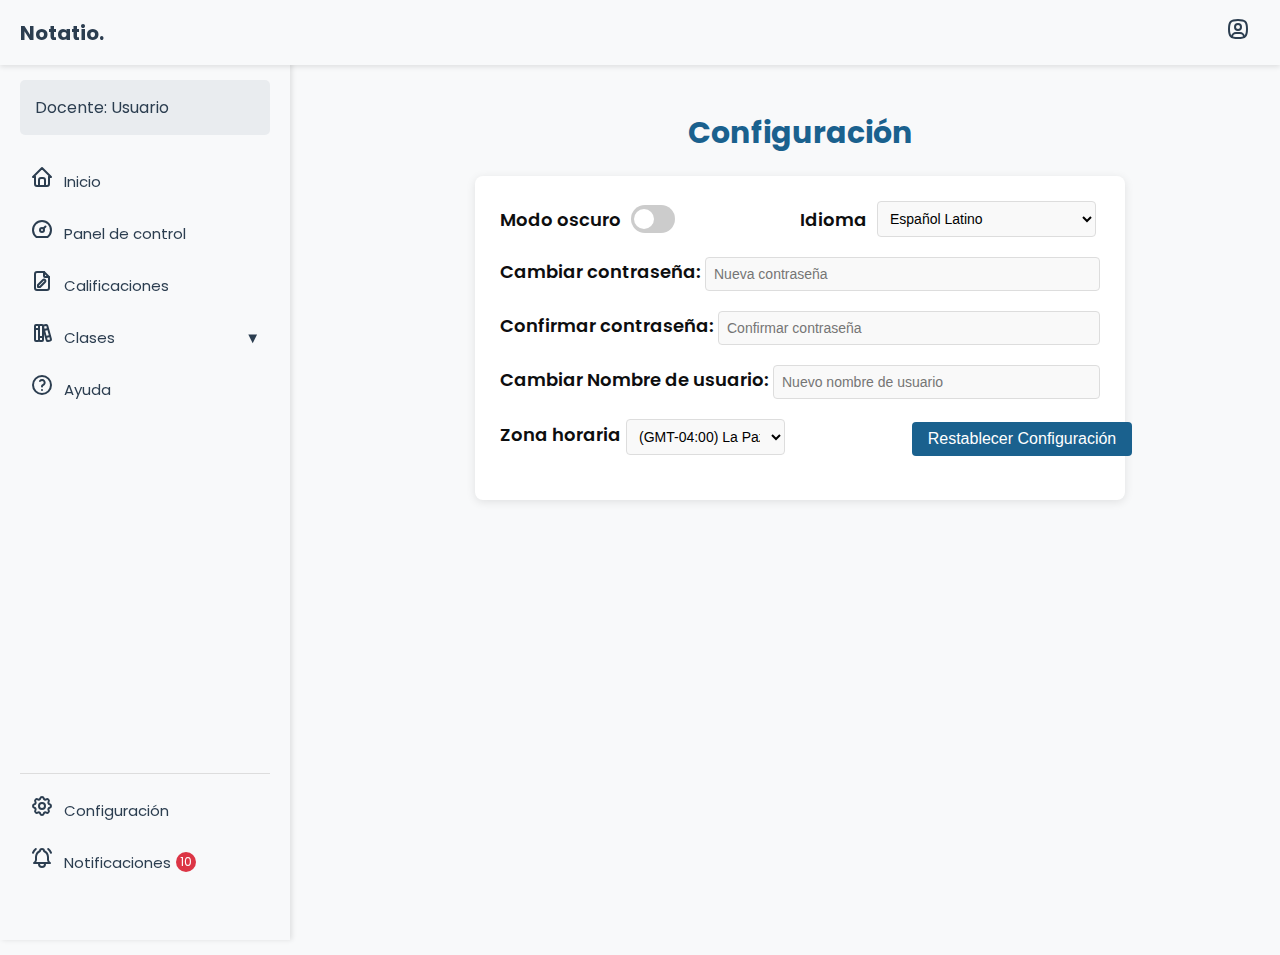
<file: settings.html>
<!DOCTYPE html>
<html lang="es">

<head>
    <meta charset="UTF-8">
    <meta name="viewport" content="width=device-width, initial-scale=1.0">
    <title>Notatio. | Configuración</title>
    <link rel="stylesheet" href="Styles/settings.css">
</head>

<body id="main-body">
    <!-- Navbar superior -->
    <div class="navbar">
        <div class="logo">
            Notatio.
        </div>
        <div class="avatar">
            <span class="icon">
                <img src="Assets/icons/user.svg" alt="">
            </span>
        </div>
    </div>

    <!-- Menú lateral -->
    <div class="sidebar">
        <div class="menu-top">
            <div class="user-info">
                Docente: Usuario
            </div>
            <nav>
                <a href="index-app.html" class="menu-item">
                    <span class="icon"><img src="Assets/icons/home.svg" alt="">
                    </span> Inicio
                </a>
                <a href="dashboard.html" class="menu-item">
                    <span class="icon">
                        <img src="Assets/icons/dashboard.svg" alt="">
                    </span> Panel de control
                </a>
                <a href="grades-table.html" class="menu-item">
                    <span class="icon">
                        <img src="Assets/icons/grade.svg" alt="">
                    </span> Calificaciones
                </a>
                <a href="#" class="menu-item" id="classes-menu">
                    <span class="icon">
                        <img src="Assets/icons/books.svg" alt="">
                    </span> Clases
                    <span class="dropdown-icon">▼</span>
                </a>
                <div class="submenu" id="classes-submenu">
                    <a href="#">Inglés 🇬🇧</a>
                    <a href="grades-table.html">Biología 🌿</a>
                    <a href="#">Educación Física 🏀</a>
                </div>
                <a href="help-center.html" class="menu-item">
                    <span class="icon">
                        <img src="Assets/icons/help.svg" alt="">
                    </span> Ayuda
                </a>
            </nav>
        </div>

        <div class="bottom-menu">
            <a href="settings.html" class="menu-item">
                <span class="icon">
                    <img src="Assets/icons/settings.svg" alt="">
                </span> Configuración
            </a>
            <a href="#" class="menu-item">
                <span class="icon">
                    <img src="Assets/icons/notification.svg" alt="">
                </span> Notificaciones
                <span class="badge">10</span>
            </a>
        </div>
    </div>

    <!-- Contenido principal -->
    <div class="content">
        <h1>Configuración</h1>
        <div class="config-container">
            <div class="config-row">
                <div class="config-item inline">
                    <label for="dark-mode">Modo oscuro</label>
                    <div class="toggle-switch">
                        <input type="checkbox" id="dark-mode" class="toggle-input">
                        <label for="dark-mode" class="toggle-label"></label>
                    </div>
                </div>
                <div class="config-item inline">
                    <label for="language">Idioma</label>
                    <select id="language">
                        <option value="Español Latino">Español Latino</option>
                        <option value="Español Castellano">Español Castellano</option>
                    </select>
                </div>
            </div>
            <div class="config-item">
                <label for="new-password">Cambiar contraseña:</label>
                <input type="password" id="new-password" placeholder="Nueva contraseña">
            </div>
            <div class="config-item">
                <label for="confirm-password">Confirmar contraseña:</label>
                <input type="password" id="confirm-password" placeholder="Confirmar contraseña">
            </div>
            <div class="config-item">
                <label for="new-username">Cambiar Nombre de usuario:</label>
                <input type="text" id="new-username" placeholder="Nuevo nombre de usuario">
            </div>
            <div class="config-row">
                <div class="config-item">
                    <label for="timezone">Zona horaria</label>
                    <select id="timezone">
                        <option value="GMT-04 RD">(GMT-04:00) La Paz </option>
                        <option value="GMT-03 Brasilia">(GMT-03:00) Brasilia</option>
                        <option value="GMT-09 Alaska">(GMT-09:00) Alaska</option>
                    </select>
                </div>
                <div class="config-item">
                    <button id="reset-config">Restablecer Configuración</button>
                </div>
            </div>
        </div>
        <div id="notification" class="notification"></div>
    </div>
    <script src="Scripts/settings.js"></script>
</body>

</html>
</file>
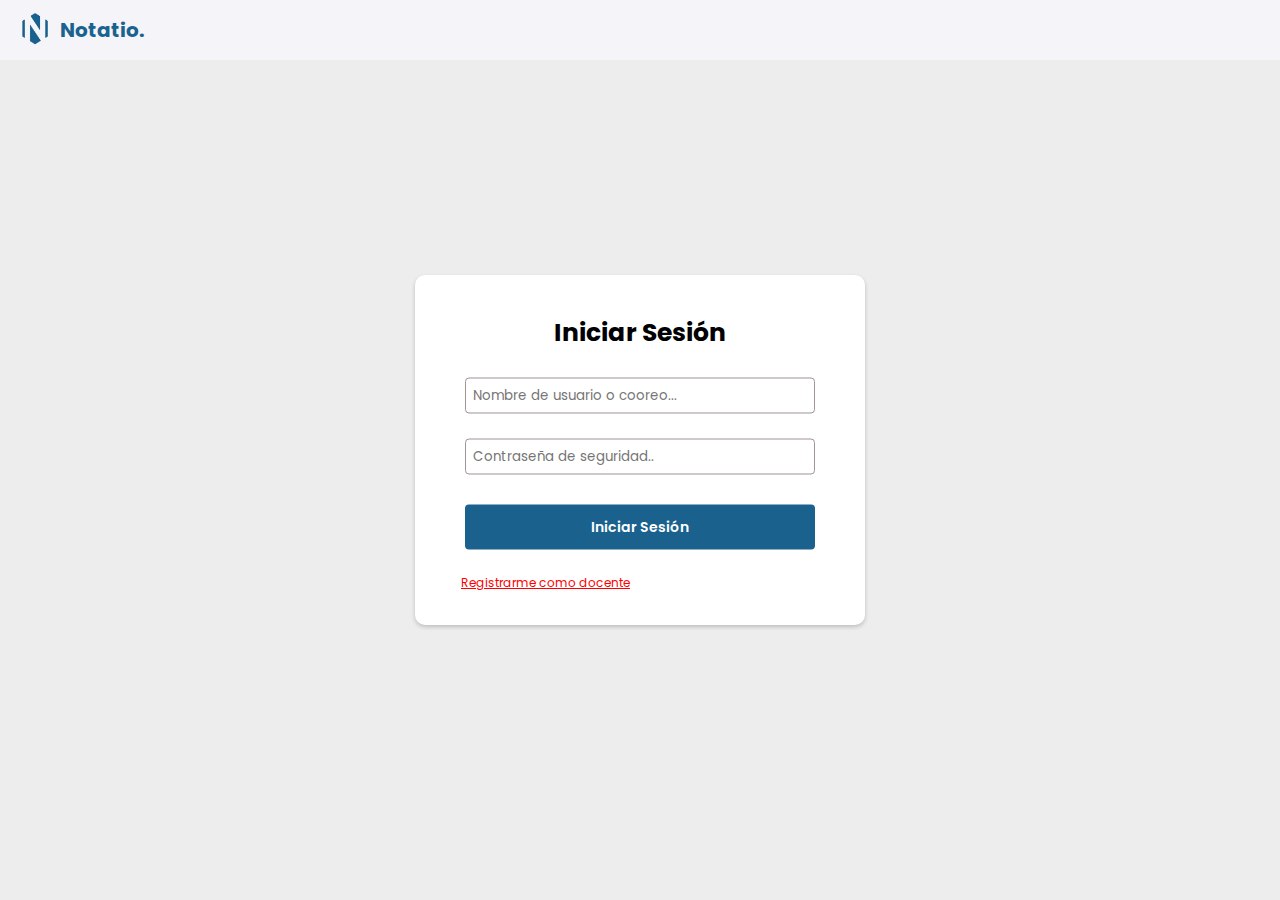
<file: teacher-login-form.html>
<!DOCTYPE html>
<html lang="en">

<head>
    <meta charset="UTF-8">
    <meta name="viewport" content="width=device-width, initial-scale=1.0">
    <link rel="stylesheet" href="Styles/teacher-login-form.css">
    <title>Iniciar Sesion</title>
</head>

<body>
    <header>
        <a href="Index.html" class="notatio">
            <img src="Assets/images/Notatio_fondo.png" alt="Logo" class="logo">
            Notatio.
        </a>
    </header>
    <div class="div-form-sesion">
        <h1>Iniciar Sesión</h1>
        <form action="index-app.html" id="formInit-sesion">
            <input type="email" class="inputnames-sesion" id="inputemail-sesion"
                placeholder="Nombre de usuario o cooreo..."> <br>
            <input type="password" class="inputpasssord-sesion" id="inputpassword-sesion"
                placeholder="Contraseña de seguridad.."> <br>
            <button class="inputbtn-sesion">Iniciar Sesión</button>
        </form>
        <a href="teacher-register-form.html" class="link-register">Registrarme como docente</a>
    </div>
    <!--Contenedor de error de contraseña-->
    <div class="div-error-password-seguriy" id="div-error-password-seguriy">
        <h1>Falta de caracteres</h1>
        <p>La contraseña de seguridad debe<br>contener exactamente 9 caracteres.</p>
        <svg xmlns="http://www.w3.org/2000/svg" width="16" height="16" fill="currentColor" class="bi bi-x-square-fill"
            id="x-displayErrorWimdows" viewBox="0 0 16 16">
            <path
                d="M2 0a2 2 0 0 0-2 2v12a2 2 0 0 0 2 2h12a2 2 0 0 0 2-2V2a2 2 0 0 0-2-2zm3.354 4.646L8 7.293l2.646-2.647a.5.5 0 0 1 .708.708L8.707 8l2.647 2.646a.5.5 0 0 1-.708.708L8 8.707l-2.646 2.647a.5.5 0 0 1-.708-.708L7.293 8 4.646 5.354a.5.5 0 1 1 .708-.708" />
        </svg>
    </div>
    <script src="Scripts/teacher-login-form.js"></script>
</body>

</html
</file>
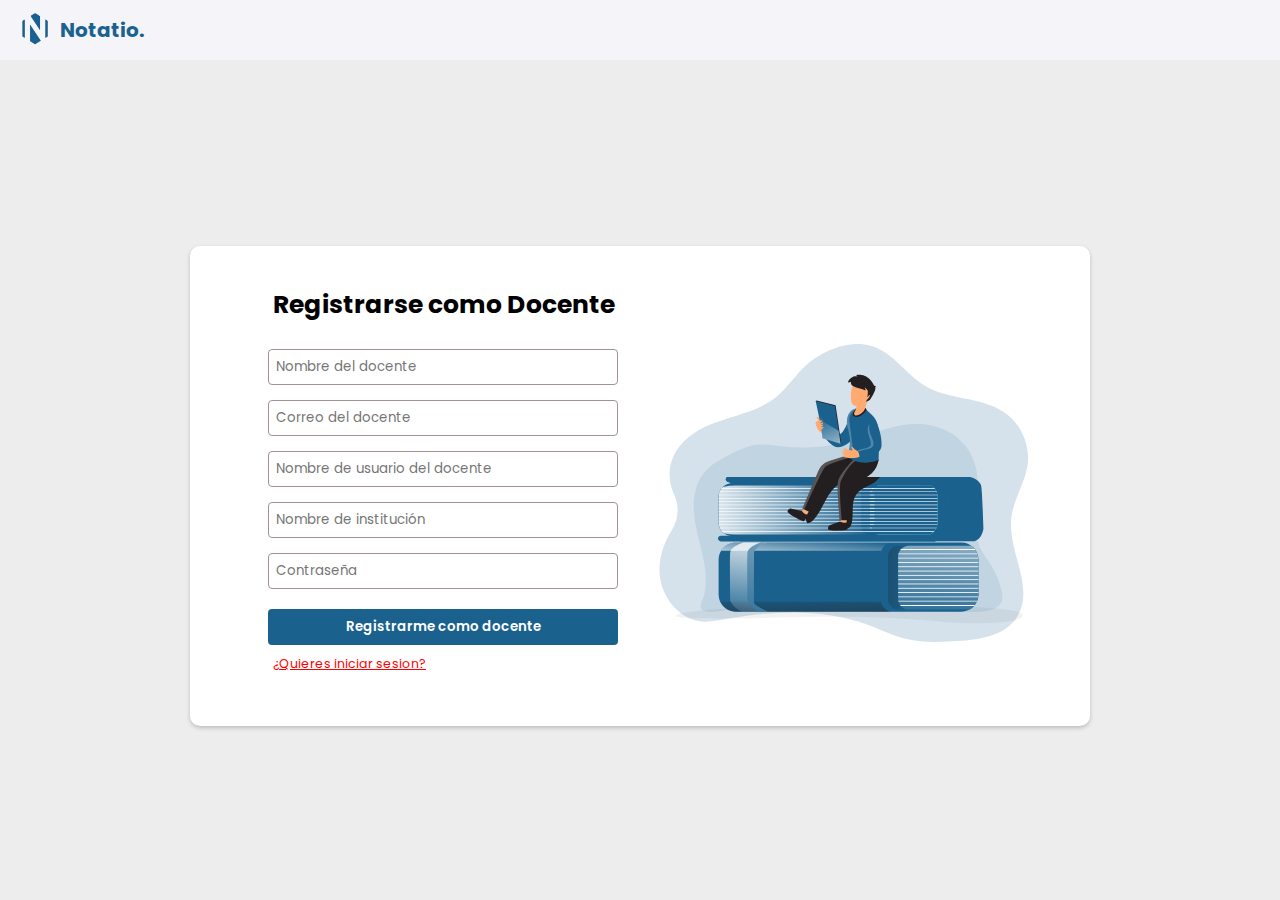
<file: teacher-register-form.html>
<!DOCTYPE html>
<html lang="en">

<head>
    <meta charset="UTF-8">
    <meta name="viewport" content="width=device-width, initial-scale=1.0">
    <link rel="stylesheet" href="Styles/teacher-register-form.css">
    <title>Registrarse</title>
</head>

<body>
    <header>
        <a href="Index.html" class="notatio">
            <img src="Assets/images/Notatio_fondo.png" alt="Logo" class="logo">
            Notatio.
        </a>
    </header>
    <div class="div-form-register">
        <div class="form-container">
            <h1>Registrarse como Docente</h1>
            <form action="index-app.html" id="form-register-teacher">
                <input type="text" id="nameinputregistesteacher" class="nameinputregistes"
                    placeholder="Nombre del docente">

                <input type="email" id="emaulinputregistesteacher" class="nameinputregistes"
                    placeholder="Correo del docente">

                <input type="text" id="nameuserinputregistesteacher" class="nameinputregistes"
                    placeholder="Nombre de usuario del docente">

                <input type="text" id="nameinstitutioninputregistesteacher" class="nameinputregistes"
                    placeholder="Nombre de institución">

                <input type="password" id="passwordinputregistesteacher" class="nameinputregistes"
                    placeholder="Contraseña">
                <button type="submit">Registrarme como docente</button>
            </form>
            <div class="div-spanlink-sesionStudent">
                <a href="teacher-login-form.html" class="link-acountme">¿Quieres iniciar sesion?</a>
            </div>
        </div>
        <div class="div-Ilustrator">
            <img src="Assets/images/book-lover.svg" alt="" class="teacherRegisterFormImage">
        </div>
    </div>
    <!--Contenedor de error de contraseña-->
    <div class="div-error-password-seguriy" id="div-error-password-seguriy">
        <h1>Falta de caracteres</h1>
        <p>La contraseña de seguridad debe<br>contener exactamente 9 caracteres.</p>
        <svg xmlns="http://www.w3.org/2000/svg" width="16" height="16" fill="currentColor" class="bi bi-x-square-fill"
            id="x-displayErrorWimdows" viewBox="0 0 16 16">
            <path
                d="M2 0a2 2 0 0 0-2 2v12a2 2 0 0 0 2 2h12a2 2 0 0 0 2-2V2a2 2 0 0 0-2-2zm3.354 4.646L8 7.293l2.646-2.647a.5.5 0 0 1 .708.708L8.707 8l2.647 2.646a.5.5 0 0 1-.708.708L8 8.707l-2.646 2.647a.5.5 0 0 1-.708-.708L7.293 8 4.646 5.354a.5.5 0 1 1 .708-.708" />
        </svg>
    </div>
    <script src="Scripts/teacher-register-form.js"></script>
</body>

</html>
</file>
<file: Styles/landing-page.css>
@import url('https://fonts.googleapis.com/css2?family=Poppins:wght@300;400;600&display=swap');

html {
    scroll-behavior: smooth;
}
* {
    margin: 0;
    padding: 0;
    box-sizing: border-box;
    font-family: "Poppins", sans-serif;
    text-decoration: none;
    list-style: none;
}

body {
    background-color: #f4f4f9;
}

/* Header */
header {
    background: #f4f4f9;
    height: 80px;
    width: 100%;
    display: flex;
    justify-content: space-between; 
    align-items: center;
    padding: 1px 10rem;
}


.notatio {
    font-size: 20px;
    font-weight: bold;
    color: #1A628F;
    display: flex;
    align-items: center;
}

.logo {
    height: 70px; 
    margin-right: -10px; 
}

nav ul {
    margin-top: 20px;
    display: flex;
    gap: 30px; 
    margin-right: 80px;
}

nav ul li a {
    font-size: 17px;
    color: #333;
    transition: color 0.3s ease;
}

nav ul li a:hover{
    color: #145270;
}

/* Botón de Login */
.Login {
    font-size: 17px;
    background: #1A628F;
    color: white;
    padding: 10px 30px;
    border-radius: 5px;
    border: none;
    cursor: pointer;
    transition: background 0.3s ease;
}

.Login:hover {
    background: #145270;
}


/* Sección de contenido */
.content-section {
    display: flex;
    justify-content: space-between;
    align-items: center;
    padding: 50px;
    max-width: 1200px;
    margin: 0 auto;
}

.text-content {
    max-width: 500px;
}

.text-content h1 {
    font-size: 36px;
    font-weight: 600;
    line-height: 1.3;
    color: #333;
    margin-bottom: 20px;
}

.text-content h1 span {
    color: #1A628F;
}

.text-content p {
    font-size: 16px;
    line-height: 1.6;
    color: #666;
    margin-bottom: 20px;
}


.btn {
    background-color: #1A628F;
    color: white;
    padding: 10px 25px;
    border: none;
    border-radius: 5px;
    font-size: 16px;
    cursor: pointer;
    transition: background-color 0.3s;
}

.btn:hover {
    background-color: #15577b;
}

.ntb{
    margin-left: 10px;
    border: 3px solid #1A628F;
    color: rgb(0, 0, 0);
    padding: 10px 25px;
    border-radius: 5px;
    font-size: 16px;
    cursor: pointer;
}


.image-grid {
    display: grid;
    grid-template-columns: repeat(2, 1fr);
    gap: 20px;
    align-items: center;
}


.image {
    position: relative;
    width: 200px;
    height: 200px;
    display: flex;
    justify-content: center;
    align-items: center;
}

.image img {
    width: 100%;
    height: 100%;
    object-fit: cover;
    border-radius: inherit; 
}

.image-1 {
    border-radius: 50% 0 0 0; 
}

.image-2 {
    border-radius: 0 50% 0 0; 
}

.image-3 {
    border-radius: 0 0 0 50%; 
}

.image-4 {
    border-radius: 0 0 50% 0; 
}
/* 
Usabilidad del sistema */

.features-section {
    display: flex;
    justify-content: space-around;
    padding: 20px;
    max-width: 1000px;
    margin: 0 auto;
}


.feature {
    display: flex;
    align-items: center;
    border: 1px solid #ddd;
    padding: 10px 20px;
    border-radius: 10px;
    width: 220px;
    justify-content: center;
    transition: all 0.3s ease;
    box-shadow: 0 2px 5px rgba(0, 0, 0, 0.1);
    cursor: pointer;
}

.feature:hover {
    border-color: #1A628F;
    box-shadow: 0 4px 10px rgba(0, 0, 0, 0.2);
}


.icon {
    font-size: 24px;
    margin-right: 10px;
}

.feature p {
    margin: 0;
    font-size: 16px;
    color: #333;
}


/* Sección Sobre Nosotros */
.about-section {
    display: flex;
    justify-content: space-between;
    align-items: center;
    padding: 50px;
    max-width: 1200px;
    margin: 0 auto;
}

.text-content h2 {
    font-size: 40px;
    color: #333;
    font-weight: 600;
    margin-bottom: 20px;
}

.text-content h2 span {
    color: #1A628F;
    text-shadow: 1px 1px 2px rgba(0, 0, 0, 0.1);
}


.text-content p {
    font-size: 16px;
    color: #666;
    line-height: 1.6;
    margin-bottom: 20px;
}

.btn {
    background-color: #1A628F;
    color: white;
    padding: 10px 25px;
    border: none;
    border-radius: 5px;
    font-size: 16px;
    cursor: pointer;
    transition: background-color 0.3s;
}

.btn:hover {
    background-color: #15577b;
}

.image-container {
    width: 500px;
    height: 250px;
    display: flex;
    justify-content: center;
    align-items: center;
    border-radius: 15px;
}

.image-container img {
    max-width: 100%;
    max-height: 100%;
    object-fit: cover;
    border-radius: 15px;
}

/* cartas de ventas */


.plan-container {
    position: relative;
    display: flex;
    justify-content: center;
    align-items: center;
    top: 60px;
    gap: 80px;
}

.plan-card {
    border: 2px solid #0a0a0ab0;
    border-radius: 10px;
    width: 340px;
    padding: 20px;
    text-align: center;
}

.plan-card h3 {
    font-size: 20px;
    margin-bottom: 10px;
}

.price {
    font-size: 36px;
    font-weight: bold;
    margin: 10px 0;
}

ul{
    margin: 0 auto;
    margin-left: 30px;
    list-style-type: none;
    margin-bottom: 20px;
}

ul li {
    font-size: 16px;
    margin: 20px 0;
    padding-left: 30px;
    text-align: justify;
    align-items: center;
    position: relative;
}

#blur{
    color: #0056b3;
}

.correct::before {
    content: "✓";
    color: green;
    font-weight: bold;
    position: absolute;
    left: 0;
}

.wrong::before {
    content: "✕";
    color: red;
    font-weight: bold;
    position: absolute;
    left: 0;
}

.plan{
    font-size: 15px;
    background: none;
    color: rgb(0, 0, 0);
    border: 3px solid #1A628F;
    padding: 10px 20px;
    margin-top: 25px;
    border-radius: 5px;
    transition: all 300ms;
    cursor: pointer;
}

.plan:hover{
    background: #1A628F;
    color: white;
}

/* footer */
footer {
    top: 18rem;
    position: relative;
    border-top-left-radius: 50px;
    border-top-right-radius: 50px;
    background-color: #1C1E30;
    color: white;
    padding: 40px;
}

.footer-container {
    display: flex;
    justify-content: space-between;
    align-items: center;
    max-width: 1200px;
    margin: 0 auto;
}

.footer-left {
    display: flex;
    flex-direction: column;
    align-items: flex-start;
}

.footer-left .logo {
    font-size: 40px;
    font-weight: bold;
    margin-bottom: 20px;
    color: #ffffff;
}

.contact-btn {
    background-color: transparent;
    border: 2px solid #ffffff;
    color: #ffffff;
    padding: 10px 25px;
    font-size: 16px;
    cursor: pointer;
    border-radius: 5px;
    transition: all 300ms;
}

.contact-btn:hover{
    background: white;
    color: black;
}

.footer-center ul {
    list-style: none;
}

.footer-center ul li {
    margin-bottom: 15px;
}

.footer-center ul li a {
    color: white;
    font-size: 18px;
    text-decoration: none;
    transition: color 0.3s ease;
}

.footer-right {
    display: flex;
    align-items: center;
}

.footer-center ul{
    margin-right: 90px;
}

.line-separator {
    height: 100px;
    width: 2px; 
    background-color: #1a628f; 
    margin-right: 50px; 
}

.social-icons {
    display: flex;
    flex-direction: column;
    gap: 15px; 
}

.social-icons a {
    color: white;
    font-size: 24px;
    transition: color 0.3s ease;
}

.social-icons a:hover {
    color: #ffdc3d;
}

/* Apartado de informacion */

.project-details {
    position: relative;
    width: 100%;
    height: 400px; 
    background-image: url('../Assets/images/detayes.jpg');
    background-size: cover;
    background-position: center;
    display: flex;
    justify-content: flex-start; 
    align-items: center;
    padding-left: 50px; 
}

.project-details .overlay {
    background-color: rgba(0, 0, 0, 0.5); 
    border-radius: 5px;
    padding: 20px 50px; 
    text-align: left; 
    color: white;
    max-width: 95%; 

}

.project-details h1 {
    font-size: 46px; 
    font-weight: bold;
    line-height: 1.3; 
}


/* Informacion de notatio */

.titulo {
    font-size: 44px;
    color: #333;
    margin-bottom: 30px;
}
.titulo .resaltado {
    color: #0056b3; 
}
.parrafo {
    font-size: 17px;
    line-height: 1.6;
    color: #333;
}

.mover{
    padding: 60px 50px;
    max-width: 80rem;
}

/* cookies */

/* Banner de Cookies */
.cookie-banner {
    position: fixed;
    bottom: 0;
    left: 0;
    width: 100%;
    background-color: #f4f4f9;
    padding: 20px;
    box-shadow: 0 -2px 10px rgba(0, 0, 0, 0.1);
    display: flex;
    justify-content: center;
    z-index: 9999;
    font-family: "Poppins", sans-serif;
}

.cookie-content {
    max-width: 1100px;
    display: flex;
    flex-direction: column;
    align-items: center;
    text-align: center;
}

.cookie-content h3 {
    font-size: 24px;
    color: #333;
    margin-bottom: 10px;
}

.cookie-content p {
    font-size: 16px;
    color: #666;
    margin-bottom: 15px;
    line-height: 1.5;
}

.cookie-content a {
    color: #1a628f;
    text-decoration: none;
}

.cookie-content a:hover {
    text-decoration: underline;
}

.cookie-buttons {
    display: flex;
    gap: 10px;
}

.cookie-btn {
    padding: 10px 20px;
    background-color: #1a628f;
    color: white;
    border: none;
    border-radius: 5px;
    cursor: pointer;
    font-size: 16px;
    transition: background-color 0.3s;
}

.cookie-btn:hover {
    background-color: #15577b;
}

.manage {
    background-color: transparent;
    border: 2px solid #1a628f;
    color: #1a628f;
}

.manage:hover {
    background-color: #1a628f;
    color: white;
}

/* MODAL */
.modal {
    display: none; 
    position: fixed;
    z-index: 1; 
    left: 0;
    top: 0;
    width: 100%; 
    height: 100%; 
    overflow: auto; 
    background-color: rgb(0, 0, 0); 
    background-color: rgba(0, 0, 0, 0.4); 
}

/* Contenido del Modal */
.modal-content {
    border-radius: 20px;
    background-color: #fefefe;
    margin: 10% auto;
    padding: 20px;
    border: 1px solid #888;
    width: 80%;
    max-width: 600px; 
}

.close {
    color: #aaa;
    float: right; 
    font-size: 28px;
    font-weight: bold;
}

.close:hover,
.close:focus {
    color: black; 
    text-decoration: none;
    cursor: pointer;
}
</file>
<file: Styles/all-classes.css>
@import url('https://fonts.googleapis.com/css2?family=Poppins:ital,wght@0,100;0,200;0,300;0,400;0,500;0,600;0,700;0,800;0,900;1,100;1,200;1,300;1,400;1,500;1,600;1,700;1,800;1,900&display=swap');

body {
    font-family: "Poppins", sans-serif;
    background-color: #f0f2f5;
    margin: 0;
    padding: 20px;
}

.container {
    background-color: #ffffff;
    border-radius: 8px;
    box-shadow: 0 5px 20px rgba(0, 0, 0, 0.1);
    padding: 20px;
    max-width: 2200px;
    margin: 0 auto;
}

.header {
    display: flex;
    justify-content: space-between;
    align-items: center;
    margin-bottom: 20px;
}

h1 {
    margin: 0;
    font-size: 18px;
    color: #1A618E;
}

.back-button {
    background-color: transparent;
    border: none;
    padding: 5px 20px;
    border-radius: 4px;
    cursor: pointer;
    border: 2px solid #1A618E;
}

.courses-grid {
    display: grid;
    grid-template-columns: repeat(4, 1fr);
    gap: 30px;
}

.course-card {
    background-color: #f8f9fa;
    border-radius: 6px;
    overflow: hidden;
    cursor: pointer;
}

.course-header {
    padding: 10px;
    color: white;
    font-size: 14px;
    display: flex;
    justify-content: space-between;
}

.course-content {
    height: 80px;
    background-color: #F1EFEF;
}

.color-1ro-a {
    background-color: #ff9999;
}

.color-1ro-b {
    background-color: #66b3ff;
}

.color-1ro-c {
    background-color: #cc99ff;
}

.color-2do-a {
    background-color: #7beb13d0;
}

.color-2do-b {
    background-color: #ffcc66;
}

.color-2do-c {
    background-color: #99cc99;
}

.color-alt-1ro-a {
    background-color: #ff6666;
}

.color-alt-1ro-b {
    background-color: #33ccff;
}

.color-alt-1ro-c {
    background-color: #9966ff;
}

.color-alt-2do-a {
    background-color: #66ccff;
}

.color-alt-2do-b {
    background-color: #ff66b3;
}

.color-alt-2do-c {
    background-color: #cc9966;
}



.search-bar {
    padding: 7px;
    width: 700px;
    border: 1px solid #ccc;
    border-radius: 4px;
    font-size: 16px;
    position: relative;
    top: -55px;
    left: 20rem;
    outline: none;
}

.hidden {
    display: none;
}

.course-content {
    padding: 10px;
    background-color: #f1f1f1;
    font-size: 14px;
    color: #3333339d;
    border-radius: 4px;
}

.course-info {
    display: grid;
    grid-template-columns: 1fr;
    gap: 10px;
}

.course-info p {
    background-color: #ffffff;
    border: 1px solid #ccc;
    padding: 8px;
    border-radius: 5px;
    display: flex;
    justify-content: space-between;
    margin: 0;
}

a{
    text-decoration: none;
}
</file>
<file: Styles/dashboard.css>
@import url('https://fonts.googleapis.com/css2?family=Poppins:ital,wght@0,100;0,200;0,300;0,400;0,500;0,600;0,700;0,800;0,900;1,100;1,200;1,300;1,400;1,500;1,600;1,700;1,800;1,900&display=swap');

body {
    font-family: "Poppins", sans-serif;
    margin: 0;
    padding: 0;
    background-color: #eeefef;
}

.navbar {
    position: fixed;
    top: 0;
    left: 0;
    right: 0;
    display: flex;
    justify-content: space-between;
    align-items: center;
    background-color: #f8f9fa;
    padding: 15px 20px;
    box-shadow: 0px 2px 5px rgba(0, 0, 0, 0.1);
    z-index: 1000;
}

.navbar .logo {
    font-size: 20px;
    font-weight: bold;
    color: #1A618E;
}

.navbar .avatar {
    display: flex;
    align-items: center;
}

.navbar .avatar span {
    font-size: 24px;
    margin-right: 10px;
}

/* Estilos para el sidebar */
.sidebar {
    position: fixed;
    top: 60px;
    /* Debajo del navbar */
    width: 250px;
    height: calc(100vh - 60px);
    /* Restando la altura del navbar */
    background-color: #f8f9fa;
    padding: 20px;
    box-shadow: 2px 0 5px rgba(0, 0, 0, 0.1);
    display: flex;
    flex-direction: column;
    justify-content: space-between;
    /* Distribuye elementos arriba y abajo */
}

.user-info {
    padding: 15px;
    background-color: #e9ecef;
    border-radius: 5px;
    margin-bottom: 20px;
}

.menu-item {
    display: flex;
    align-items: center;
    padding: 10px;
    color: #2c3e50;
    text-decoration: none;
    transition: background-color 0.3s;
    font-size: 15px;
}

.menu-item:hover {
    background-color: #e9ecef;
}

.menu-item .icon {
    margin-right: 10px;
    font-size: 20px;
}

.submenu {
    margin-left: 20px;
    display: none;

}

.submenu.active {
    display: block;
}

.submenu a {
    display: block;
    padding: 5px 10px;
    color: #2c3e50;
    text-decoration: none;
    font-size: 15px;
}

.badge {
    background-color: #dc3545;
    color: white;
    border-radius: 50%;
    width: 20px;
    height: 20px;
    display: flex;
    justify-content: center;
    align-items: center;
    font-size: 12px;
    margin-left: 5px;
    line-height: 1;
    padding: 0;
}

.dropdown-icon {
    margin-left: auto;
}

/* Sección para el menú principal */
.menu-top {
    flex-grow: 1;
    /* Ocupa todo el espacio disponible */
}

/* Configuración del menú inferior */
.bottom-menu {
    padding-top: 10px;
    border-top: 1px solid #ddd;
    /* Agrega una separación visual */
    position: relative;
    bottom: 2rem;
}

.content {
    margin-left: 318px;
    margin-top: 65px;
    padding: 20px;
}

/* Estilos para el Panel de Control y Cursos */
.dashboard-container {
    padding: 10px;
}

.panel-control {
    background-color: #fff;
    border-radius: 8px;
    box-shadow: 0 2px 4px rgba(0, 0, 0, 0.2);
    margin-bottom: 25px;
    margin-top: -10px;
    padding: 20px;
}

.cursos {
    background-color: #fff;
    border-radius: 8px;
    box-shadow: 0 2px 4px rgba(0, 0, 0, 0.2);
    margin-bottom: 0px;
    padding: 20px;
    padding-bottom: -10px;
}

h2 {
    color: #1A618E;
    margin-top: 0;
    margin-bottom: 10px;
}

.section-divider {
    border: none;
    border-top: 1px solid #e0e0e0;
    margin: 5px -20px;
}

hr.section-divider {
    width: 60.7rem;
}

.stats {
    display: flex;
    justify-content: space-between;
    margin-top: 20px;
}

.stat-item {
    text-align: center;
}

.stat-item1 {
    text-align: center;
    margin-left: 30px;
}

.stat-item4 {
    margin-right: 40px;
}

.stat-circle {
    width: 100px;
    height: 100px;
    border-radius: 50%;
    border: 10px solid #3498db;
    display: flex;
    align-items: center;
    justify-content: center;
    margin: 0 auto 10px;
    font-size: 18px;
    font-weight: bold;
    color: #3498db;
}

.stat-label {
    font-size: 14px;
    color: #7f8c8d;
}

.cursos-grid {
    display: grid;
    grid-template-columns: repeat(3, 1fr);
    gap: 35px;
    margin-top: 20px;
}

.curso {
    padding: 18px;
    border-radius: 5px;
    color: white;
    text-align: center;
    cursor: pointer;
}

.curso-1ro {
    background-color: #e74c3c;
}

.curso-2do {
    background-color: #3498db;
}

.curso-1ro-b {
    background-color: #9b59b6;
}

.curso-2do-b {
    background-color: #f39c12;
}

.curso-1ro-c {
    background-color: #e74c3c;
}

.curso-2do-c {
    background-color: #2ecc71;
}

.todos-cursos {
    text-align: center;
    margin-top: 15px;
    position: relative;
    top: 8px;
}

.todos-cursos a {
    color: #3498db;
    text-decoration: none;
}
</file>
<file: Styles/help-center.css>
@import url('https://fonts.googleapis.com/css2?family=Poppins:ital,wght@0,100;0,200;0,300;0,400;0,500;0,600;0,700;0,800;0,900;1,100;1,200;1,300;1,400;1,500;1,600;1,700;1,800;1,900&display=swap');

* {
    margin: 0%;
    padding: 0;
    box-sizing: border-box;
}

body {
    font-family: Arial, sans-serif;
    margin: 0;
    padding: 0;
    overflow: hidden;
    font-family: 'Poppins', sans-serif;
    background: #EDEDED;
}

/* Navbar superior */
.navbar {
    position: fixed;
    top: 0;
    left: 0;
    right: 0;
    display: flex;
    justify-content: space-between;
    align-items: center;
    background-color: #f8f9fa;
    padding: 15px 20px;
    box-shadow: 0px 2px 5px rgba(0, 0, 0, 0.1);
    z-index: 2;
}

.navbar .logo {
    font-size: 20px;
    font-weight: bold;
    color: #1A618E;
}

.navbar .avatar {
    display: flex;
    align-items: center;
}

.navbar .avatar span {
    font-size: 24px;
    margin-right: 10px;
}

.navbar .avatar p {
    margin: 0;
    font-size: 16px;
    color: #2c3e50;
}



/* Estilos para el sidebar */
.sidebar {
    position: fixed;
    top: 60px;
    /* Debajo del navbar */
    width: 250px;
    height: calc(100vh - 60px);
    /* Restando la altura del navbar */
    background-color: #f8f9fa;
    padding: 20px;
    box-shadow: 2px 0 5px rgba(0, 0, 0, 0.1);
    display: flex;
    flex-direction: column;
    justify-content: space-between;
    /* Distribuye elementos arriba y abajo */
}

.user-info {
    padding: 15px;
    background-color: #e9ecef;
    border-radius: 5px;
    margin-bottom: 20px;
}

.menu-item {
    display: flex;
    align-items: center;
    padding: 10px;
    color: #2c3e50;
    text-decoration: none;
    transition: background-color 0.3s;
    font-size: 15px;
}

.menu-item:hover {
    background-color: #e9ecef;
}

.menu-item .icon {
    margin-right: 10px;
    font-size: 20px;
}

.submenu {
    margin-left: 20px;
    display: none;

}

.submenu.active {
    display: block;
}

.submenu a {
    display: block;
    padding: 5px 10px;
    color: #2c3e50;
    text-decoration: none;
    font-size: 15px;
}

.badge {
    background-color: #dc3545;
    color: white;
    border-radius: 50%;
    width: 20px;
    height: 20px;
    display: flex;
    justify-content: center;
    align-items: center;
    font-size: 12px;
    margin-left: 5px;
    line-height: 1;
    padding: 0;
}

.dropdown-icon {
    margin-left: auto;
}

/* Sección para el menú principal */
.menu-top {
    flex-grow: 1;
    /* Ocupa todo el espacio disponible */
}

/* Configuración del menú inferior */
.bottom-menu {
    padding-top: 10px;
    border-top: 1px solid #ddd;
    /* Agrega una separación visual */
    position: relative;
    bottom: 0rem;
}

/* Centro de ayuda contenedor principal */
.helpcenter {
    position: absolute;
    transform: translate(-50%, -50%);
    left: 62%;
    top: 56%;
    width: 1000px;
    height: 600px;
    padding: 5px;
}

/* Titulo de centro de ayuda */
.helpcenter-h1 {
    position: relative;
    top: 20px;
    color: #1A618E;
    font-weight: 600;
    font-size: 27px
}

/* Input para buscar problema */
.helpcenter .searchsolutionItems input {
    position: relative;
    top: 28px;
    width: 706px;
    height: 46px;
    border: none;

    font-size: 16px;
    padding: 0px 0px 0px 20px;
    font-family: 'Poppins', sans-serif;
    outline: none;
    border-radius: 4px;
    border: 2px solid #1A618E;

}

/* Boton para buscar soluciones */
.helpcenter .searchsolutionItems button {
    position: relative;
    top: 28px;
    left: 5px;
    border: none;
    color: white;
    border-radius: 4px;
    background: #1A618E;
    width: 190px;
    height: 43px;
    font-weight: 500;
    font-size: 15px;
    font-family: 'Poppins', sans-serif;
    cursor: pointer;
    transition: all 0.5s ease-in-out;
}

.helpcenter .searchsolutionItems button:hover {
    background: #094971;

}

.div-contend-first {
    position: relative;
    top: 50px;
    display: grid;
    grid-template-columns: 2fr 1fr;

}

.administratorproblemsContend {
    position: relative;
    background: #fff;
    border-radius: 4px;
    border: none;
    width: 523px;
    height: 190px;
    display: grid;
    border-radius: 4px;

}

.administratorproblemsContend h1 {
    position: relative;
    font-size: 17px;
    color: black;
    font-family: 'Poppins', sans-serif;
    font-weight: 700;
    bottom: 180px;
    left: 250px;

}

.administratorproblemsContend p {
    position: relative;
    bottom: 173px;
    left: 250px;
    font-size: 12px;
    font-weight: 500;
    color: #787979;
}

.administratorproblemsContend button {
    position: relative;
    bottom: 160px;
    left: 250px;
    background: #1A618E;
    color: white;
    border: none;
    font-weight: 600;
    border-radius: 4px;
    width: 151px;
    height: 35px;
    font-family: 'Poppins', sans-serif;
    cursor: pointer;
    transition: all 0.5s ease-in-out;
}

.administratorproblemsContend button:hover {
    background: #094971;
}

.administratorproblemsContend img {
    position: relative;
    left: 20px;
    object-fit: cover;
    width: 202px;
    height: 226px;
    bottom: 10px;

}

.commonQuestionContend {
    position: relative;
    bottom: 190px;
    background: #fff;
    border-radius: 4px;
    border: none;
    width: 523px;
    height: 190px;
    display: grid;
    border-radius: 4px;
}

.commonQuestionContend img {
    position: relative;
    left: 20px;
    top: 10px;
    object-fit: cover;
    width: 182px;
    height: 178px;
}

.commonQuestionContend button {
    position: relative;
    bottom: 110px;
    left: 250px;
    background: #1A618E;
    color: white;
    border: none;
    font-weight: 600;
    border-radius: 4px;
    width: 151px;
    height: 35px;
    font-family: 'Poppins', sans-serif;
    cursor: pointer;
    transition: all 0.5s ease-in-out;
}

.commonQuestionContend button:hover {
    background: #094971;
}

.commonQuestionContend h1 {
    position: relative;
    font-size: 17px;
    color: black;
    font-family: 'Poppins', sans-serif;
    font-weight: 700;
    bottom: 135px;
    left: 250px;
}

.commonQuestionContend p {
    position: relative;
    bottom: 125px;
    left: 250px;
    font-size: 12px;
    font-weight: 500;
    color: #787979;
}

.requestsolutionContend {
    position: relative;
    left: -75px;
    width: 359px;
    height: 405px;
    background: #fff;
    border-radius: 4px;
    border: none;
    display: grid;
    border-radius: 4px;
}

.requestsolutionContend h1 {
    position: relative;
    top: 30px;
    text-align: center;
    margin: 0% auto;
    font-size: 25px;
}

.text-messeger {
    position: absolute;
    transform: translate(-50%, -50%);
    left: 50%;
    top: 93%;
    text-align: center;
    font-size: 14px;
    color: red;
    font-weight: 600;

}


.div-contend-inputsItems {
    position: absolute;
    transform: translate(-50%, -50%);
    left: 50%;
    top: 45%;
    overflow: none;
}

.div-contend-inputsItems textarea {
    position: relative;
    width: 280px;
    height: 65px;
    top: 15px;
    border-radius: 4px;
    background: transparent;
    border: 1.5px solid #c6c6c6;
    outline: none;
    font-family: 'Poppins', sans-serif;
    padding: 5px;
    font-weight: 600;
    font-size: 14px;
}

textarea::placeholder {
    font-size: 14px;
}

.requestsolutionContend button {
    position: absolute;
    transform: translate(-50%, -50%);
    left: 50%;
    top: 85%;
    color: white;
    font-size: 14px;
    font-family: 'Poppins', sans-serif;
    border: none;
    background: #1A618E;
    font-weight: 600;
    width: 281px;
    height: 50px;
    border-radius: 4px;
    cursor: pointer;
    transition: all 0.5s ease-in-out;

}

.requestsolutionContend button:hover {
    background: #094971;
}

.div-contend-inputsItems input {
    width: 280px;
    margin-top: 15px;
    background: transparent;
    border: 1.5px solid #c6c6c6;
    font-family: 'Poppins', sans-serif;
    font-weight: 600;
    padding: 5px;
    border-radius: 4px;
    outline: none;
    transition: all 1s ease-in-out;
}

.div-error-password-seguriy {
    position: relative;
    bottom: 500px;
    width: 300px;
    height: 110px;
    color: white;
    background: rgb(201, 67, 67);
    border-radius: 4px;
    left: 600%;
    transition: all 1.5s ease-in-out;
}

.div-error-password-seguriy h1 {
    position: relative;
    top: 7px;
    left: 10px;
    font-size: 17px;
    margin-left: 11px;
    margin-top: 10px;
}

.div-error-password-seguriy p {
    position: relative;
    left: 10px;
    font-size: 12px;
    margin-left: 11px;
    margin-top: 12px;
}

.bi-x-square-fill {
    position: relative;
    left: 260px;
    transition: all.5s ease-in-out;
    bottom: 70px;

}
</file>
<file: Styles/index-app.css>
@import url('https://fonts.googleapis.com/css2?family=Poppins:ital,wght@0,100;0,200;0,300;0,400;0,500;0,600;0,700;0,800;0,900;1,100;1,200;1,300;1,400;1,500;1,600;1,700;1,800;1,900&display=swap');

body {
    font-family: "Poppins", sans-serif;
    margin: 0;
    padding: 0;
    overflow: hidden;
}

/* Navbar superior */
.navbar {
    position: fixed;
    top: 0;
    left: 0;
    right: 0;
    display: flex;
    justify-content: space-between;
    align-items: center;
    background-color: #f8f9fa;
    padding: 15px 20px;
    box-shadow: 0px 2px 5px rgba(0, 0, 0, 0.1);
    z-index: 1000;
}

.navbar .logo {
    font-size: 20px;
    font-weight: bold;
    color: #1A618E;
}

.navbar .avatar {
    display: flex;
    align-items: center;
}

.navbar .avatar span {
    font-size: 24px;
    margin-right: 10px;
}

.navbar .avatar p {
    margin: 0;
    font-size: 16px;
    color: #2c3e50;
}

/* Estilos para el sidebar */
.sidebar {
    position: fixed;
    top: 60px;
    /* Debajo del navbar */
    width: 250px;
    height: calc(100vh - 60px);
    /* Restando la altura del navbar */
    background-color: #f8f9fa;
    padding: 20px;
    box-shadow: 2px 0 5px rgba(0, 0, 0, 0.1);
    display: flex;
    flex-direction: column;
    justify-content: space-between;
    /* Distribuye elementos arriba y abajo */
}

.user-info {
    padding: 15px;
    background-color: #e9ecef;
    border-radius: 5px;
    margin-bottom: 20px;
}

.menu-item {
    display: flex;
    align-items: center;
    padding: 10px;
    color: #2c3e50;
    text-decoration: none;
    transition: background-color 0.3s;
    font-size: 15px;
}

.menu-item:hover {
    background-color: #e9ecef;
}

.menu-item .icon {
    margin-right: 10px;
    font-size: 20px;
}

.submenu {
    margin-left: 20px;
    display: none;

}

.submenu.active {
    display: block;
}

.submenu a {
    display: block;
    padding: 5px 10px;
    color: #2c3e50;
    text-decoration: none;
    font-size: 15px;
}

.badge {
    background-color: #dc3545;
    color: white;
    border-radius: 50%;
    width: 20px;
    height: 20px;
    display: flex;
    justify-content: center;
    align-items: center;
    font-size: 12px;
    margin-left: 5px;
    line-height: 1;
    padding: 0;
}

.dropdown-icon {
    margin-left: auto;
}

/* Sección para el menú principal */
.menu-top {
    flex-grow: 1;
    /* Ocupa todo el espacio disponible */
}

/* Configuración del menú inferior */
.bottom-menu {
    padding-top: 10px;
    border-top: 1px solid #ddd;
    /* Agrega una separación visual */
    position: relative;
    bottom: 2rem;
}

/* Ajustes del contenido */
.content {
    margin-left: 145px;
    margin-top: 23px;
    padding: 20px;
    padding: 20px;
    background-color: #f5f5f5;
    height: 100vh;
}

.welcome-card {
    display: flex;
    flex-direction: column;
    justify-content: center;
    align-items: center;
    height: 200px;
}

.classes-grid {
    padding-top: 1rem;
    height: 170px;
}

.open-grades {
    text-decoration: none;
    color: #1A618E;
    margin-top: 4px;
}

.welcome-card,
.classes-section {
    background-color: #ffffff;
    border-radius: 8px;
    box-shadow: 0 2px 4px rgba(0, 0, 1, 0.2);
    padding: 20px;
    margin-bottom: 20px;

}

.welcome-card h2 {
    color: #1A618E;
    margin-top: 0;
    position: relative;
    top: 10px;
    text-align: center;
    font-size: 23px;
}

.welcome-card p {
    color: #2c3e50;
    margin: 10px 0;
    text-align: center;
}

.slider-controls {
    display: flex;
    justify-content: center;
    align-items: center;
    margin-top: 20px;
}

.prev,
.next {
    background: none;
    border: none;
    font-size: 20px;
    color: #0056b3;
    cursor: pointer;
}

.dots {
    display: flex;
    margin: 0 10px;
}

.dot {
    width: 8px;
    height: 8px;
    border-radius: 50%;
    background-color: #ccc;
    margin: 0 5px;
}

.dot.active {
    background-color: #0056b3;
}

.classes-section h3 {
    color: #1A618E;
    margin-top: 0;
    font-weight: 700;
}

.classes-grid {
    display: flex;
    overflow-x: auto;
    overflow-y: hidden;
    padding-bottom: 13px;
    margin-left: 2rem;
    gap: .5rem;

}

.class-card {
    position: relative;
    bottom: 16px;
    flex: 0 0 auto;
    width: 200px;
    margin-right: 20px;
}

.class-card img {
    width: 100%;
    height: 120px;
    object-fit: cover;
    border-radius: 8px;
}

.class-card h4 {
    margin: 10px 0 0;
    color: #333;
}

.more-classes {
    background: none;
    border: none;
    color: #0056b3;
    font-size: 24px;
    cursor: pointer;
    align-self: center;
}

.next-slide-button {
    cursor: pointer;
    border: none;
    background-color: transparent;
    border-radius: 20%;
}

.prev-slide-button {
    cursor: pointer;
    background-color: transparent;
    border: none;
    border-radius: 20%;
}
</file>
<file: Styles/settings.css>
@import url('https://fonts.googleapis.com/css2?family=Poppins:ital,wght@0,100;0,200;0,300;0,400;0,500;0,600;0,700;0,800;0,900;1,100;1,200;1,300;1,400;1,500;1,600;1,700;1,800;1,900&display=swap');


body {
    font-family: "Poppins", sans-serif;
    margin: 0;
    padding: 0;
    background-color: #f8f9fa;
    color: #2c3e50;
    overflow: hidden;
}

.navbar {
    position: fixed;
    top: 0;
    left: 0;
    right: 0;
    display: flex;
    justify-content: space-between;
    align-items: center;
    background-color: #f8f9fa;
    padding: 15px 20px;
    box-shadow: 0px 2px 5px rgba(0, 0, 0, 0.1);
    z-index: 1000;
}

.navbar .logo {
    font-size: 20px;
    font-weight: bold;
    color: #2c3e50;
}

.navbar .avatar {
    display: flex;
    align-items: center;
}

.navbar .avatar span {
    font-size: 24px;
    margin-right: 10px;
}

.navbar .avatar p {
    margin: 0;
    font-size: 16px;
    color: #2c3e50;
}

/* Estilos para el sidebar */
.sidebar {
    position: fixed;
    top: 60px;
    /* Debajo del navbar */
    width: 250px;
    height: calc(100vh - 60px);
    /* Restando la altura del navbar */
    background-color: #f8f9fa;
    padding: 20px;
    box-shadow: 2px 0 5px rgba(0, 0, 0, 0.1);
    display: flex;
    flex-direction: column;
    justify-content: space-between;
    /* Distribuye elementos arriba y abajo */
}

.user-info {
    padding: 15px;
    background-color: #e9ecef;
    border-radius: 5px;
    margin-bottom: 20px;
}

.menu-item {
    display: flex;
    align-items: center;
    padding: 10px;
    color: #2c3e50;
    text-decoration: none;
    transition: background-color 0.3s;
    font-size: 15px;
}

.menu-item:hover {
    background-color: #e9ecef;
}

.menu-item .icon {
    margin-right: 10px;
    font-size: 20px;
}

.submenu {
    margin-left: 20px;
    display: none;

}

.submenu.active {
    display: block;
}

.submenu a {
    display: block;
    padding: 5px 10px;
    color: #2c3e50;
    text-decoration: none;
    font-size: 15px;
}

.badge {
    background-color: #dc3545;
    color: white;
    border-radius: 50%;
    width: 20px;
    height: 20px;
    display: flex;
    justify-content: center;
    align-items: center;
    font-size: 12px;
    margin-left: 5px;
    line-height: 1;
    padding: 0;
}

.dropdown-icon {
    margin-left: auto;
}

/* Sección para el menú principal */
.menu-top {
    flex-grow: 1;
    /* Ocupa todo el espacio disponible */
}

/* Configuración del menú inferior */
.bottom-menu {
    padding-top: 10px;
    border-top: 1px solid #ddd;
    /* Agrega una separación visual */
    position: relative;
    bottom: 2rem;
}
/* Contenido de la */
.content {
    margin-left: 320px;
    margin-top: 100px;
    padding: 20px;
    background-color: #F8F9FA;
    height: calc(100vh - 85px);
    display: flex;
    flex-direction: column;
    align-items: center;
}

h1 {
    color: #1A618E;
    font-size: 30px;
    margin-bottom: 20px;
    margin-top: -10px;
    font-family: "Poppins", sans-serif;     
}

.config-container {
    background-color: #ffffff;
    border-radius: 8px;
    box-shadow: 0 2px 10px rgba(0, 0, 0, 0.1);
    padding: 25px;
    width: 600px;
    margin: 0 auto;
    
}

.config-row {
    display: flex;
    justify-content: space-between;
}

.config-item {
    display: flex;
    width: 100%;
    margin-bottom: 20px;
    margin-right: 15px;
    align-items: center;
}

.config-item.inline {
    display: flex;
    align-items: center;
    justify-content: space-between;
    width: 48%;
}

.config-item.inline label {
    margin-bottom: 0;
    margin-right: 10px;
}


.config-item.inline select{
    margin-right: -11px;
}

label {
    display: block;
    font-weight: 600;
    font-size: 18px;
    color: #0d0e0f;
    margin-bottom: 5px;
    flex: 0 0 auto;
    margin-right: 5px;
}

input[type="text"],
input[type="password"],
select {
    width: 100%;
    padding: 8px;
    border: 1px solid #ddd;
    border-radius: 4px;
    font-size: 14px;
    background-color: #f9f9f9;
    outline: none
}

input[type="text"]{
    width: 80%;
}

input[type="password"] {
    width: 100%;
}


.toggle-switch {
    position: relative;
    width: 61px;
    height: 28px;
    margin-right: 100px;
}

.toggle-input {
    opacity: 0;
    width: 0;
    height: 0;
}

.toggle-label {
    position: absolute;
    cursor: pointer;
    top: 0;
    left: 0;
    right: 0;
    bottom: 0;
    background-color: #ccc;
    transition: .4s;
    border-radius: 28px;
}

.toggle-label:before {
    position: absolute;
    content: "";
    height: 20px;
    width: 20px;
    left: 3px;
    bottom: 4px;
    background-color: white;
    transition: .4s;
    border-radius: 50%;
}

.toggle-input:checked + .toggle-label {
    background-color: #2196F3;
}

.toggle-input:checked + .toggle-label:before {
    transform: translateX(22px);
}

#reset-config {
    position: absolute;
    background-color: #1A618E;
    color: white;
    border: none;
    padding: 8px 15px;
    border-radius: 4px;
    cursor: pointer;
    font-size: 16px;
    transition: background-color 0.3s;
    width: 220px;
    margin-top: 3px;
    left: 57em;
}

#reset-config:hover {
    background-color: #144c6e;
}

.notification {
    position: fixed;
    bottom: 20px; 
    left: 50%;
    transform: translateX(-50%);
    background-color: #333;
    color: #fff;
    padding: 10px;
    border-radius: 5px;
    opacity: 0;
    transition: opacity 0.3s ease-in-out;
    z-index: 1000;
}

.notification.show {
    opacity: 1;
}

/* Modo oscuro */
body.dark-mode {
    background-color: #2c2c2c;
    color: #f0f0f0;
}

body.dark-mode .navbar {
    background-color: #333;
    color: #f0f0f0;
}

body.dark-mode h1{
    color: #2196F3;
}

body.dark-mode .sidebar {
    background-color: #333;
    color: #f0f0f0;
}

body.dark-mode .user-info {
    color: #f0f0f0;
    background-color: #444444 ;
}

body.dark-mode .content {
    background-color: #2c2c2c;
}

body.dark-mode .config-container {
    background-color: #444;
}

body.dark-mode label {
    color: #E0E0E0;
}

body.dark-mode #new-password,
body.dark-mode #confirm-password,
body.dark-mode #new-username,
body.dark-mode #timezone,
body.dark-mode #language{
    background-color: #424242;
    color: #fff;
}

body.dark-mode .menu-item:hover {
    background-color: #555;
}

body.dark-mode .menu-item {
    color: #f0f0f0;
}

body.dark-mode #reset-config{
    background-color: #2196F3;
}

body.dark-mode .logo{
    color: #2196F3;
}

body.dark-mode .submenu a{
    color: #2196F3;
}

body.dark-mode .icon img {
    filter: invert(1) brightness(1.5);
}
</file>
<file: Styles/teacher-login-form.css>
@import url('https://fonts.googleapis.com/css2?family=Poppins:ital,wght@0,100;0,200;0,300;0,400;0,500;0,600;0,700;0,800;0,900;1,100;1,200;1,300;1,400;1,500;1,600;1,700;1,800;1,900&display=swap');


* {
    margin: 0;
    padding: 0;
    box-sizing: border-box;
    font-family: 'Poppins', sans-serif;
}

body {
    height: 100vh;
    background: #EDEDED;
    overflow: hidden;
}

/* Header */
header {
    background: #f4f4f9;
    height: 60px;
    width: 100%;
    display: flex;
    justify-content: space-between;
    align-items: center;

}


.notatio {
    font-size: 20px;
    font-weight: bold;
    color: #1A628F;
    display: flex;
    align-items: center;
    text-decoration: none;
}

.logo {
    height: 70px;
    margin-right: -10px;
}

nav ul {
    margin-top: 20px;
    display: flex;
    gap: 30px;
    margin-right: 80px;
}

.div-form-sesion {
    position: absolute;
    transform: translate(-50%, -50%);
    left: 50%;
    top: 50%;
    width: 450px;
    height: 350px;
    border-radius: 4px;
    background: white;
    border-radius: 10px;
    box-shadow: 0 2px 4px rgba(0, 0, 1, 0.2);

}

.div-form-sesion h1 {
    text-align: center;
    position: relative;
    font-size: 25px;
    top: 39px;
}

.div-form-sesion form {
    display: grid;
    grid-template-columns: 1fr 2fr;
    position: absolute;
    transform: translate(-50%, -50%);
    left: 50%;
    top: 43%
}

.div-form-sesion input {
    position: relative;
    margin-top: 25px;
    background: transparent;
    border: solid 1px #A19393;
    padding: 7px;
    border-radius: 4px;
    width: 350px;
    outline: none;
    top: 10px;
    transition: all 1.5s ease-in-out;
}

.div-form-sesion button {
    position: relative;
    height: 45px;
    top: 40px;
    background: #1A618E;
    color: white;
    font-weight: 600;
    border: none;
    border-radius: 4px;
    font-size: 14px;
    cursor: pointer;
}

.link-register {
    position: absolute;
    transform: translate(-50%, -50%);
    width: 300px;
    left: 29%;
    top: 88%;
    font-size: 12px;
    color: #ff0000;
    text-align: center;
}

.div-error-password-seguriy {
    position: relative;
    top: 10px;
    width: 300px;
    height: 110px;
    color: white;
    background: rgb(201, 67, 67);
    border-radius: 4px;
    left: 600%;
    transition: all 1s ease-in-out;
    padding: 2px;
}


.div-error-password-seguriy h1 {
    position: relative;
    top: 7px;
    left: 10px;
    font-size: 17px;
    margin-left: 11px;
    margin-top: 10px;
}

.div-error-password-seguriy p {
    position: relative;
    left: 10px;
    font-size: 12px;
    margin-left: 11px;
    margin-top: 12px;
}

.bi-x-square-fill {
    position: relative;
    left: 260px;
    transition: all.5s ease-in-out;
    bottom: 70px;

}
</file>
<file: Styles/teacher-register-form.css>
@import url('https://fonts.googleapis.com/css2?family=Poppins:ital,wght@0,100;0,200;0,300;0,400;0,500;0,600;0,700;0,800;0,900;1,100;1,200;1,300;1,400;1,500;1,600;1,700;1,800;1,900&display=swap');

* {
    margin: 0;
    padding: 0;
    box-sizing: border-box;
    font-family: 'Poppins', sans-serif;
}

body {
    height: 100vh;
    background: #EDEDED;
    overflow: hidden;
}

/* Header */
header {
    background: #f4f4f9;
    height: 60px;
    width: 100%;
    display: flex;
    justify-content: space-between;
    align-items: center;

}


.notatio {
    font-size: 20px;
    font-weight: bold;
    color: #1A628F;
    display: flex;
    align-items: center;
    text-decoration: none;
}

.logo {
    height: 70px;
    margin-right: -10px;
}

nav ul {
    margin-top: 20px;
    display: flex;
    gap: 30px;
    margin-right: 80px;
}

.div-form-register {
    position: absolute;
    transform: translate(-50%, -50%);
    left: 50%;
    top: 54%;
    width: 900px;
    height: 480px;
    background: #fff;
    padding-left: 3rem;
    border-radius: 10px;
    box-shadow: 0 2px 4px rgba(0, 0, 1, 0.2);
}

.div-form-register h1 {
    position: relative;
    font-size: 25px;
    left: 35px;
    top: 60px;
    width: fit-content;

}

.div-form-register form {
    position: relative;
    top: 70px;
}

.div-form-register input {
    position: relative;
    background: transparent;
    outline: none;
    border: solid 1px #A19393;
    border-radius: 4px;
    display: block;
    width: 350px;
    padding: 7px;
    margin-top: 15px;
    left: 30px;
    transition: all 1s ease-in-out;
}

.div-form-register button {
    position: relative;
    width: 350px;
    padding: 7px;
    color: white;
    background: #1A618E;
    font-weight: 600;
    border-radius: 4px;
    left: 30px;
    border: solid 1px transparent;
    top: 20px;
    cursor: pointer;
}

.div-spanlink-sesionStudent {
    position: relative;
    bottom: -100px;
    left: 35px;
    font-size: 12.5px;
    width: fit-content;
}

.div-Ilustrator {
    position: relative;
    bottom: 280px;
    left: 420px;
}

.div-form-register img {
    object-fit: cover;
    height: 370px;

}


.link-acountme {
    color: red;
}


.div-error-password-seguriy {
    position: relative;
    top: 10px;
    width: 300px;
    height: 110px;
    color: white;
    background: rgb(201, 67, 67);
    border-radius: 4px;
    left: 600%;
    transition: all 1s ease-in-out;
    padding: 2px;
}


.div-error-password-seguriy h1 {
    position: relative;
    top: 7px;
    left: 10px;
    font-size: 17px;
    margin-left: 11px;
    margin-top: 10px;
}

.div-error-password-seguriy p {
    position: relative;
    left: 10px;
    font-size: 12px;
    margin-left: 11px;
    margin-top: 12px;
}

.bi-x-square-fill {
    position: relative;
    left: 260px;
    transition: all.5s ease-in-out;
    bottom: 70px;
    cursor: pointer;

}

.form-container {
    position: relative;
    bottom: 20px;
}
</file>
